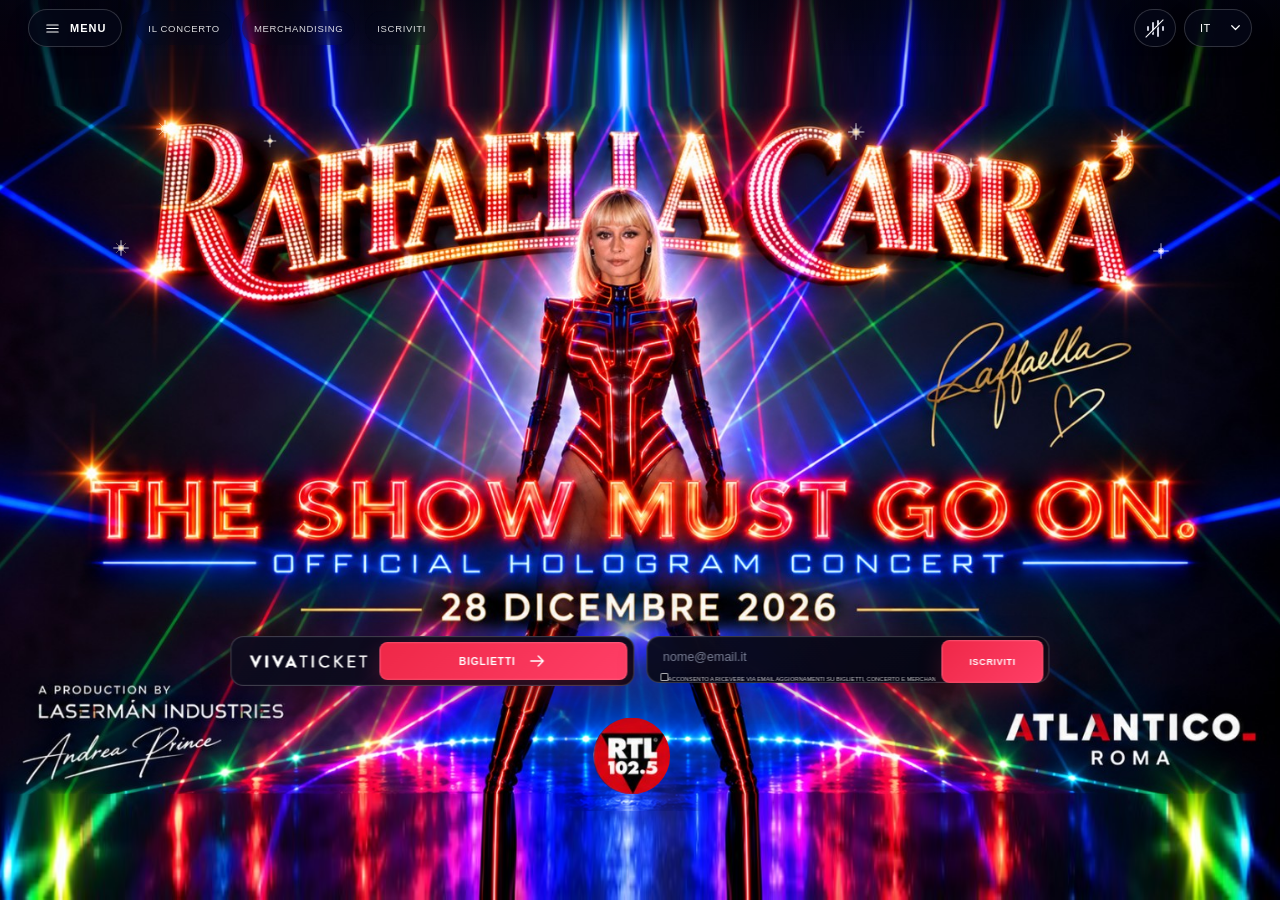
<file: index.html>
<!doctype html>
<html lang="it">
<head>
  <meta charset="UTF-8">
  <meta name="viewport" content="width=device-width, initial-scale=1, viewport-fit=cover, interactive-widget=resizes-content">
  <title>Raffaella Carrà — The Show Must Go On | Official Hologram Concert</title>
  <meta name="description" content="Raffaella Carrà. The Show Must Go On. Official Hologram Concert, 28 dicembre 2026, Atlantico Roma. Informazioni e biglietti.">
  <meta name="theme-color" content="#040511">
  <link rel="canonical" href="https://raffaellalivefromheaven.com/">
  <meta property="og:title" content="Raffaella Carrà — The Show Must Go On">
  <meta property="og:description" content="28 dicembre 2026 · Atlantico Roma · Official Hologram Concert">
  <meta property="og:image" content="https://raffaellalivefromheaven.com/poster-desktop.jpg">
  <meta property="og:type" content="website">
  <meta name="twitter:card" content="summary_large_image">
  <link rel="stylesheet" href="concert.css">
  <link rel="stylesheet" href="sparkles-elegant.css">
  <link rel="stylesheet" href="countdown-screen.css">
  <script>
    (function() {
      try {
        var target = new Date('2026-10-14T10:00:00+02:00').getTime();
        var now = Date.now();
        var p = new URLSearchParams(window.location.search);
        var preview = p.get('preview');
        if ((now >= target && preview !== 'gate') || preview === 'site') {
          document.documentElement.classList.add('countdown-expired');
        } else {
          document.documentElement.classList.add('countdown-active');
        }
      } catch(e) {}
    })();
  </script>
  <script src="site-config.js" defer></script>
  <script src="concert.js" defer></script>
</head>
<body class="gate-active">
  <!-- SCHERMO NERO CON TIMER AL CENTRO E FORM MAIL FINO AL 14 OTTOBRE ORE 10:00 -->
  <aside id="countdownScreen" class="countdown-screen" aria-label="Countdown all'apertura del sito">
    <div class="gate-stars" id="gateStars" aria-hidden="true"></div>
    <div class="gate-center-stack">
      <div class="gate-header">
        <span class="gate-eyebrow">OFFICIAL HOLOGRAM CONCERT</span>
        <h2 class="gate-title">RAFFAELLA CARRÀ</h2>
        <p class="gate-subtitle">THE SHOW MUST GO ON</p>
      </div>

      <!-- Timer al centro -->
      <div class="gate-timer" role="timer" aria-label="Tempo rimanente all'apertura del sito">
        <div class="gate-unit">
          <span class="gate-num" id="gateDays">00</span>
          <span class="gate-lbl" data-t="cdDays">GIORNI</span>
        </div>
        <span class="gate-sep" aria-hidden="true">:</span>
        <div class="gate-unit">
          <span class="gate-num" id="gateHours">00</span>
          <span class="gate-lbl" data-t="cdHours">ORE</span>
        </div>
        <span class="gate-sep" aria-hidden="true">:</span>
        <div class="gate-unit">
          <span class="gate-num" id="gateMins">00</span>
          <span class="gate-lbl" data-t="cdMins">MINUTI</span>
        </div>
        <span class="gate-sep" aria-hidden="true">:</span>
        <div class="gate-unit">
          <span class="gate-num" id="gateSecs">00</span>
          <span class="gate-lbl" data-t="cdSecs">SECONDI</span>
        </div>
      </div>

      <!-- Solo il form per inserire la mail -->
      <div class="gate-signup">
        <form id="gateSubscribeForm" class="gate-form" data-subscribe>
          <label for="gateEmail" class="gate-prompt" data-t="updatesPrompt">Inserisci la mail per rimanere aggiornato</label>
          <div class="gate-form-row">
            <input id="gateEmail" class="gate-input" name="email" type="email" required autocomplete="email" inputmode="email" placeholder="nome@email.it" aria-describedby="gateStatus" aria-label="La tua email">
            <button type="submit" class="gate-btn" data-t="join">Iscriviti</button>
          </div>
        </form>
        <p id="gateStatus" class="gate-status form-status" data-subscribe-status role="status" aria-live="polite"></p>
      </div>
    </div>
  </aside>

  <div id="stars-global" aria-hidden="true"></div>
  <main class="experience" aria-labelledby="event-title">
    <h1 id="event-title" class="sr-only">Raffaella Carrà — The Show Must Go On. Official Hologram Concert. 28 dicembre 2026, Atlantico Roma.</h1>
    <picture aria-hidden="true"><source media="(min-aspect-ratio: 1001/1000)" srcset="stage-background.jpg"><img class="scene-background" src="poster-exact.jpg" alt=""></picture>
    <div class="scene-shade" aria-hidden="true"></div>
    <div class="scene-lasers" aria-hidden="true"><i></i><i></i><i></i></div>
    <div class="poster-frame">
      <canvas class="poster-canvas" aria-hidden="true"></canvas>
      <picture>
        <source media="(min-aspect-ratio: 1001/1000)" srcset="poster-desktop.jpg">
        <img class="poster-art" src="poster-exact.jpg" width="864" height="1536" alt="Locandina originale: Raffaella Carrà, The Show Must Go On. Official Hologram Concert. 28 dicembre 2026, Atlantico Roma." fetchpriority="high">
      </picture>
      <div class="carra-sparkles" aria-hidden="true">
        <!-- Cluster dinamico di stelline e polvere d'oro attorno alla scritta RAFFAELLA CARRÀ -->
        <div id="carraLetterStars" style="position:absolute;inset:0;pointer-events:none;overflow:visible"></div>

        <!-- Micro-scintille a diamante sui vertici chiave delle lettere -->
        <span class="micro-glint glint--r-top" title="R">
          <svg viewBox="0 0 24 24" aria-hidden="true"><line x1="12" y1="1" x2="12" y2="23" stroke="#fff" stroke-width="1.2" stroke-linecap="round"/><line x1="1" y1="12" x2="23" y2="12" stroke="#fff" stroke-width="1.2" stroke-linecap="round"/><line x1="4.5" y1="4.5" x2="19.5" y2="19.5" stroke="#ffeaa7" stroke-width="0.8" stroke-opacity="0.85"/><line x1="19.5" y1="4.5" x2="4.5" y2="19.5" stroke="#ffeaa7" stroke-width="0.8" stroke-opacity="0.85"/><circle cx="12" cy="12" r="2.2" fill="#fff"/><circle cx="12" cy="12" r="4.5" fill="#ffd57a" opacity="0.6"/></svg>
        </span>
        <span class="micro-glint glint--r-bot" title="R">
          <svg viewBox="0 0 24 24" aria-hidden="true"><line x1="12" y1="1" x2="12" y2="23" stroke="#fff" stroke-width="1.1" stroke-linecap="round"/><line x1="1" y1="12" x2="23" y2="12" stroke="#fff" stroke-width="1.1" stroke-linecap="round"/><line x1="5" y1="5" x2="19" y2="19" stroke="#ffeaa7" stroke-width="0.7" stroke-opacity="0.8"/><line x1="19" y1="5" x2="5" y2="19" stroke="#ffeaa7" stroke-width="0.7" stroke-opacity="0.8"/><circle cx="12" cy="12" r="2" fill="#fff"/><circle cx="12" cy="12" r="4" fill="#ffd57a" opacity="0.5"/></svg>
        </span>
        <span class="micro-glint glint--a1-top" title="A">
          <svg viewBox="0 0 24 24" aria-hidden="true"><line x1="12" y1="2" x2="12" y2="22" stroke="#fff" stroke-width="1" stroke-linecap="round"/><line x1="2" y1="12" x2="22" y2="12" stroke="#fff" stroke-width="1" stroke-linecap="round"/><circle cx="12" cy="12" r="2" fill="#fff"/><circle cx="12" cy="12" r="4" fill="#ffd57a" opacity="0.5"/></svg>
        </span>
        <span class="micro-glint glint--f-top" title="F">
          <svg viewBox="0 0 24 24" aria-hidden="true"><line x1="12" y1="2" x2="12" y2="22" stroke="#fff" stroke-width="1.1" stroke-linecap="round"/><line x1="2" y1="12" x2="22" y2="12" stroke="#fff" stroke-width="1.1" stroke-linecap="round"/><circle cx="12" cy="12" r="2" fill="#fff"/><circle cx="12" cy="12" r="4" fill="#ffd57a" opacity="0.5"/></svg>
        </span>
        <span class="micro-glint glint--e-top" title="E">
          <svg viewBox="0 0 24 24" aria-hidden="true"><line x1="12" y1="2" x2="12" y2="22" stroke="#fff" stroke-width="1" stroke-linecap="round"/><line x1="2" y1="12" x2="22" y2="12" stroke="#fff" stroke-width="1" stroke-linecap="round"/><circle cx="12" cy="12" r="1.8" fill="#fff"/><circle cx="12" cy="12" r="3.5" fill="#ffd57a" opacity="0.5"/></svg>
        </span>
        <span class="micro-glint glint--ll-top" title="LL">
          <svg viewBox="0 0 24 24" aria-hidden="true"><line x1="12" y1="2" x2="12" y2="22" stroke="#fff" stroke-width="1" stroke-linecap="round"/><line x1="2" y1="12" x2="22" y2="12" stroke="#fff" stroke-width="1" stroke-linecap="round"/><circle cx="12" cy="12" r="1.8" fill="#fff"/><circle cx="12" cy="12" r="3.5" fill="#ffd57a" opacity="0.5"/></svg>
        </span>
        <span class="micro-glint glint--c-apex" title="C">
          <svg viewBox="0 0 24 24" aria-hidden="true"><line x1="12" y1="1" x2="12" y2="23" stroke="#fff" stroke-width="1.2" stroke-linecap="round"/><line x1="1" y1="12" x2="23" y2="12" stroke="#fff" stroke-width="1.2" stroke-linecap="round"/><line x1="4.5" y1="4.5" x2="19.5" y2="19.5" stroke="#ffeaa7" stroke-width="0.8" stroke-opacity="0.85"/><line x1="19.5" y1="4.5" x2="4.5" y2="19.5" stroke="#ffeaa7" stroke-width="0.8" stroke-opacity="0.85"/><circle cx="12" cy="12" r="2.2" fill="#fff"/><circle cx="12" cy="12" r="4.5" fill="#ffd57a" opacity="0.6"/></svg>
        </span>
        <span class="micro-glint glint--c-bot" title="C">
          <svg viewBox="0 0 24 24" aria-hidden="true"><line x1="12" y1="2" x2="12" y2="22" stroke="#fff" stroke-width="1.1" stroke-linecap="round"/><line x1="2" y1="12" x2="22" y2="12" stroke="#fff" stroke-width="1.1" stroke-linecap="round"/><circle cx="12" cy="12" r="2" fill="#fff"/><circle cx="12" cy="12" r="4" fill="#ffd57a" opacity="0.5"/></svg>
        </span>
        <span class="micro-glint glint--a2-top" title="A">
          <svg viewBox="0 0 24 24" aria-hidden="true"><line x1="12" y1="2" x2="12" y2="22" stroke="#fff" stroke-width="1.1" stroke-linecap="round"/><line x1="2" y1="12" x2="22" y2="12" stroke="#fff" stroke-width="1.1" stroke-linecap="round"/><circle cx="12" cy="12" r="2" fill="#fff"/><circle cx="12" cy="12" r="4" fill="#ffd57a" opacity="0.5"/></svg>
        </span>
        <span class="micro-glint glint--accent" title="Accento À">
          <svg viewBox="0 0 24 24" aria-hidden="true"><line x1="12" y1="0" x2="12" y2="24" stroke="#fff" stroke-width="1.4" stroke-linecap="round"/><line x1="0" y1="12" x2="24" y2="12" stroke="#fff" stroke-width="1.4" stroke-linecap="round"/><line x1="4" y1="4" x2="20" y2="20" stroke="#fff" stroke-width="0.9" stroke-opacity="0.9"/><line x1="20" y1="4" x2="4" y2="20" stroke="#fff" stroke-width="0.9" stroke-opacity="0.9"/><circle cx="12" cy="12" r="2.8" fill="#fff"/><circle cx="12" cy="12" r="5.5" fill="#ffe699" opacity="0.75"/></svg>
        </span>
        <span class="micro-glint glint--a-foot" title="À">
          <svg viewBox="0 0 24 24" aria-hidden="true"><line x1="12" y1="1" x2="12" y2="23" stroke="#fff" stroke-width="1.1" stroke-linecap="round"/><line x1="1" y1="12" x2="23" y2="12" stroke="#fff" stroke-width="1.1" stroke-linecap="round"/><circle cx="12" cy="12" r="2" fill="#fff"/><circle cx="12" cy="12" r="4" fill="#ffd57a" opacity="0.5"/></svg>
        </span>
      </div>
    </div>
  </main>

  <header class="controls">
    <div class="header-navigation">
      <button class="quiet-button menu-button" id="menuButton" type="button" data-open="menuDialog" aria-haspopup="dialog" aria-controls="menuDialog" aria-expanded="false"><svg viewBox="0 0 24 24" aria-hidden="true"><path d="M4 7h16M4 12h16M4 17h16"/></svg><span data-t="menu">Menu</span></button>
      <nav class="desktop-navigation" aria-label="Navigazione principale"><button type="button" data-open="infoDialog" data-t="info">Il concerto</button><button type="button" data-open="merchDialog" data-t="merch">Merchandising</button><button type="button" data-open="newsletterDialog" data-t="join">Iscriviti</button></nav>
    </div>
    <div class="tools">
      <button id="audioButton" class="icon-button" type="button" aria-label="Attiva la musica" aria-pressed="false" title="Attiva la musica">
        <span class="equalizer" aria-hidden="true"><i></i><i></i><i></i><i></i></span>
      </button>
      <label class="language-control">
        <span class="sr-only" data-t="language">Lingua</span>
        <select id="language" aria-label="Lingua"><option value="it">IT</option><option value="en">EN</option><option value="es">ES</option><option value="pt">PT</option><option value="de">DE</option><option value="fr">FR</option></select>
        <svg viewBox="0 0 12 8" aria-hidden="true"><path d="m1 1 5 5 5-5"/></svg>
      </label>
    </div>
  </header>

  <footer class="action-dock">
    <button class="ticket-button" id="ticketButton" type="button" data-open="ticketDialog">
      <img src="vivaticket.png" width="1285" height="144" alt="Vivaticket">
      <span class="ticket-label"><span data-t="tickets">Biglietti</span><svg viewBox="0 0 24 24" aria-hidden="true"><path d="M4 12h15m-6-6 6 6-6 6"/></svg></span>
    </button>
    <div class="home-signup">
      <form id="homeSubscribeForm" data-subscribe>
        <label for="homeEmail" data-t="updatesPrompt">Inserisci la mail per rimanere aggiornato</label>
        <div class="email-row"><input id="homeEmail" name="email" type="email" required autocomplete="email" inputmode="email" placeholder="nome@email.it" aria-describedby="homeStatus" aria-label="La tua email"><button type="submit" data-t="join">Iscriviti</button></div>
      </form>
      <p id="homeStatus" class="form-status" data-subscribe-status role="status" aria-live="polite"></p>
    </div>
    <span class="audio-status sr-only" id="audioStatus" role="status" aria-live="polite"></span>
  </footer>

  <dialog id="menuDialog" class="panel menu-panel" aria-labelledby="menuTitle">
    <button class="close-button" type="button" data-close aria-label="Chiudi"><svg viewBox="0 0 24 24" aria-hidden="true"><path d="m6 6 12 12M18 6 6 18"/></svg></button>
    <span class="eyebrow">THE SHOW MUST GO ON.</span><h2 id="menuTitle" data-t="menu">Menu</h2>
    <nav class="menu-links" aria-label="Navigazione principale">
      <button type="button" data-close><span data-t="home">Home</span><span aria-hidden="true">↗</span></button>
      <button type="button" data-open="infoDialog"><span data-t="info">Il concerto</span><span aria-hidden="true">↗</span></button>
      <button type="button" data-open="ticketDialog"><span data-t="tickets">Biglietti</span><span aria-hidden="true">↗</span></button>
      <button type="button" data-open="merchDialog"><span data-t="merch">Merchandising</span><small data-t="soon">In arrivo</small></button>
      <button type="button" data-open="newsletterDialog"><span data-t="updates">Ricevi gli aggiornamenti</span><span aria-hidden="true">↗</span></button>
    </nav>
  </dialog>
  <dialog id="merchDialog" class="panel" aria-labelledby="merchTitle">
    <button class="close-button" type="button" data-close aria-label="Chiudi"><svg viewBox="0 0 24 24" aria-hidden="true"><path d="m6 6 12 12M18 6 6 18"/></svg></button>
    <span class="eyebrow">OFFICIAL STORE</span><h2 id="merchTitle" data-t="merch">Merchandising</h2>
    <div class="coming-soon" data-t="soon">In arrivo</div>
    <p class="panel-intro" data-t="merchIntro">La collezione dedicata a “The Show Must Go On” è in arrivo. Iscriviti per ricevere le novità e scoprire il lancio dello store.</p>
    <button class="primary-button" type="button" data-open="newsletterDialog" data-t="launchNotify">Avvisami al lancio</button>
  </dialog>
  <dialog id="newsletterDialog" class="panel" aria-labelledby="newsletterTitle">
    <button class="close-button" type="button" data-close aria-label="Chiudi"><svg viewBox="0 0 24 24" aria-hidden="true"><path d="m6 6 12 12M18 6 6 18"/></svg></button>
    <span class="eyebrow">THE SHOW MUST GO ON.</span><h2 id="newsletterTitle" data-t="updates">Ricevi gli aggiornamenti</h2>
    <p class="panel-intro" data-t="updatesIntro">Biglietti, concerto e merchandising. Le novità direttamente nella tua email.</p>
    <form id="updatesForm" data-subscribe><label for="updatesEmail" data-t="email">La tua email</label><div class="email-row"><input id="updatesEmail" name="email" type="email" required autocomplete="email" inputmode="email" placeholder="nome@email.it" aria-describedby="updatesStatus"><button type="submit" data-t="join">Iscriviti</button></div><p class="fine-print" data-t="finePrint">Solo aggiornamenti sul concerto. Per cancellarti, rispondi a una nostra email con “CANCELLAMI”.</p></form>
    <p id="updatesStatus" class="form-status" data-subscribe-status role="status" aria-live="polite"></p>
  </dialog>
  <dialog id="infoDialog" class="panel" aria-labelledby="infoTitle">
    <button class="close-button" type="button" data-close aria-label="Chiudi"><svg viewBox="0 0 24 24" aria-hidden="true"><path d="m6 6 12 12M18 6 6 18"/></svg></button>
    <span class="eyebrow">OFFICIAL HOLOGRAM CONCERT</span>
    <h2 id="infoTitle">The Show Must Go On.</h2>
    <p class="panel-intro" data-t="intro">Una notte con l’icona dello spettacolo italiano.</p>
    <dl class="event-details"><div><dt data-t="when">Quando</dt><dd data-t="date">28 dicembre 2026</dd></div><div><dt data-t="where">Dove</dt><dd>Atlantico · Roma</dd></div></dl>
    <div class="detail-links">
      <a href="https://www.google.com/maps/search/?api=1&amp;query=Atlantico+Live+Roma" target="_blank" rel="noopener noreferrer" data-t="directions">Come arrivare ↗</a>
      <button id="calendarButton" type="button" data-t="calendar">Aggiungi al calendario ↗</button>
      <a href="poster-mobile.jpg" download="Raffaella_Carra_Locandina.jpg" data-t="poster">Scarica la locandina ↓</a>
    </div>
    <button class="primary-button" type="button" data-open="ticketDialog" data-t="ticketInfo">Biglietti e aggiornamenti</button>
  </dialog>

  <dialog id="ticketDialog" class="panel" aria-labelledby="ticketTitle">
    <button class="close-button" type="button" data-close aria-label="Chiudi"><svg viewBox="0 0 24 24" aria-hidden="true"><path d="m6 6 12 12M18 6 6 18"/></svg></button>
    <img class="panel-brand" src="vivaticket.png" width="1285" height="144" alt="Vivaticket">
    <h2 id="ticketTitle" data-t="ticketTitle">Ci vediamo sotto il palco.</h2>
    <p class="panel-intro" data-t="ticketIntro">Lascia la tua email per ricevere le novità sui biglietti e sul concerto.</p>
    <a id="purchaseLink" class="primary-button" hidden target="_blank" rel="noopener noreferrer" data-t="buy">Acquista su Vivaticket ↗</a>
    <form id="subscribeForm" data-subscribe>
      <label for="email" data-t="email">La tua email</label>
      <div class="email-row"><input id="email" name="email" type="email" required autocomplete="email" inputmode="email" placeholder="nome@email.it" aria-describedby="formStatus"><button type="submit" data-t="notify">Avvisami</button></div>
      <p class="fine-print" data-t="finePrint">Solo aggiornamenti sul concerto. Per cancellarti, rispondi a una nostra email con “CANCELLAMI”.</p>
    </form>
    <p id="formStatus" class="form-status" data-subscribe-status role="status" aria-live="polite"></p>
  </dialog>
  <noscript><style>.ticket-button,.info-button,.tools{display:none}</style><p class="noscript-note">28 dicembre 2026 · Atlantico Roma. Attiva JavaScript per informazioni e iscrizione.</p></noscript>
</body>
</html>
</file>
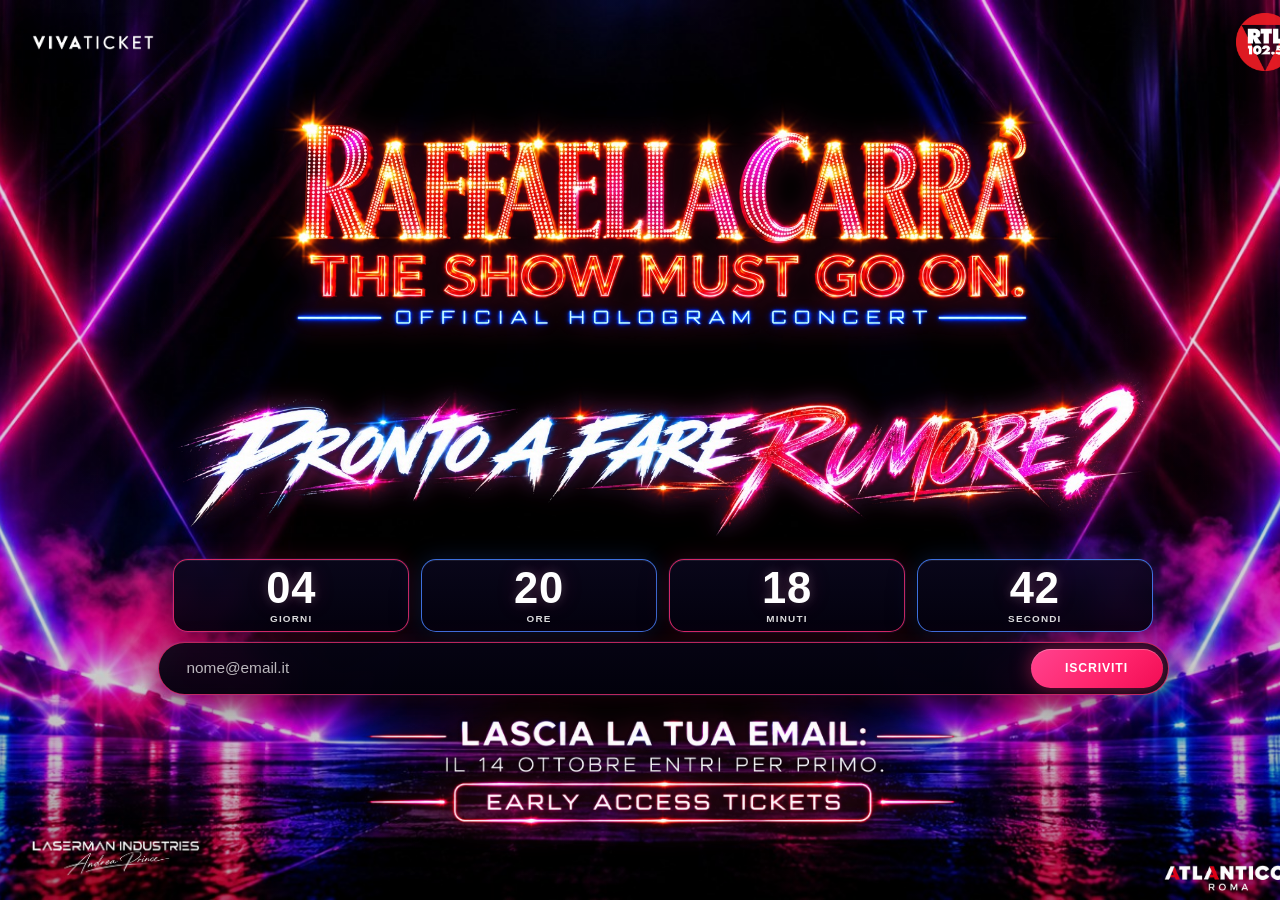
<file: preview.html>
<!doctype html><html><head><meta charset='utf-8'><meta name='viewport' content='width=device-width,initial-scale=1,viewport-fit=cover'><link rel='stylesheet' href='countdown-screen.css'><style>html,body{margin:0;background:#000;font-family:Arial,sans-serif}</style></head><body class='gate-active'><aside id='countdownScreen'><div class='gate-stars'></div><div class='gate-center-stack'><div class='gate-header'><span class='gate-eyebrow'>OFFICIAL HOLOGRAM CONCERT</span><h2 class='gate-title'>RAFFAELLA CARRÀ</h2><p class='gate-subtitle'>THE SHOW MUST GO ON</p></div><div class='gate-timer'><div class='gate-unit'><span class='gate-num'>04</span><span class='gate-lbl'>GIORNI</span></div><span class='gate-sep'>:</span><div class='gate-unit'><span class='gate-num'>20</span><span class='gate-lbl'>ORE</span></div><span class='gate-sep'>:</span><div class='gate-unit'><span class='gate-num'>18</span><span class='gate-lbl'>MINUTI</span></div><span class='gate-sep'>:</span><div class='gate-unit'><span class='gate-num'>42</span><span class='gate-lbl'>SECONDI</span></div></div><div class='gate-signup'><form class='gate-form'><label class='gate-prompt'>Inserisci la mail</label><div class='gate-form-row'><input class='gate-input' placeholder='nome@email.it'><button class='gate-btn'>ISCRIVITI</button></div></form><p class='gate-status'></p></div></div></aside></body></html>
</file>
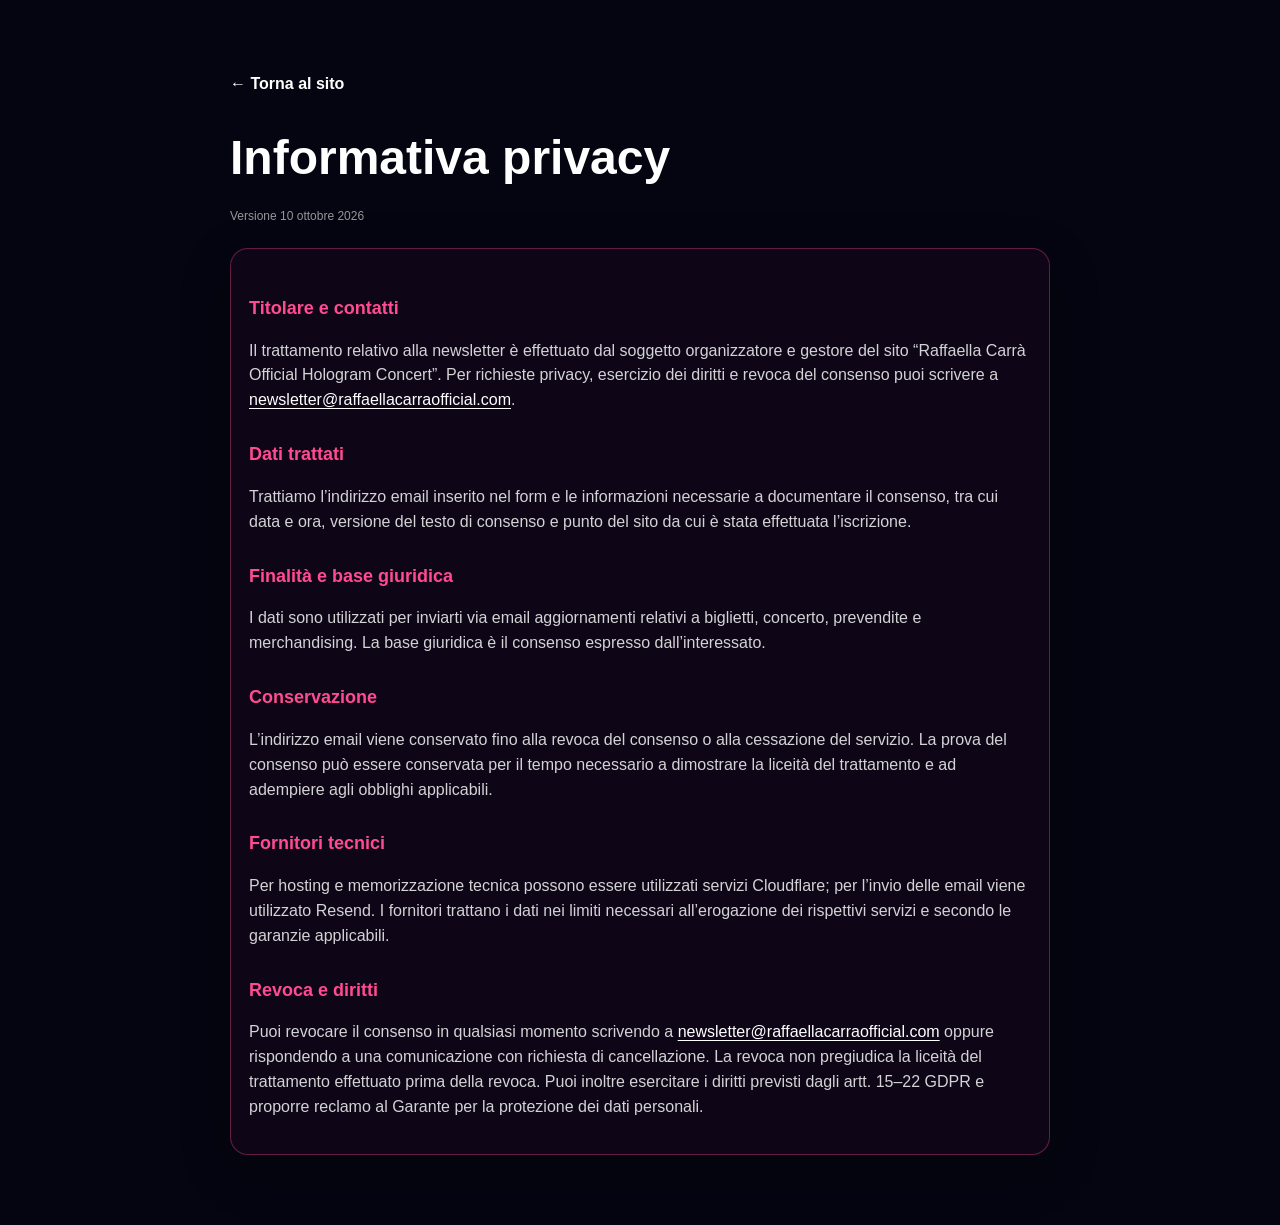
<file: privacy.html>
<!doctype html>
<html lang="it">
<head>
  <meta charset="utf-8">
  <meta name="viewport" content="width=device-width,initial-scale=1,viewport-fit=cover">
  <meta name="theme-color" content="#050511">
  <title>Informativa privacy — Raffaella Carrà Official Hologram Concert</title>
  <style>
    :root{color-scheme:dark}
    *{box-sizing:border-box}
    body{margin:0;background:#050511;color:#fff;font-family:Arial,Helvetica,sans-serif;line-height:1.55}
    .wrap{max-width:860px;margin:0 auto;padding:clamp(28px,6vw,72px) 20px 70px}
    h1{font-size:clamp(28px,5vw,48px);margin:0 0 8px}
    h2{font-size:18px;margin:28px 0 8px;color:#ff4b91}
    p,li{color:rgba(255,255,255,.82)}
    a{color:#fff;text-underline-offset:3px}
    .card{margin-top:22px;padding:18px;border:1px solid rgba(255,70,145,.36);border-radius:18px;background:rgba(18,7,27,.72);box-shadow:0 16px 48px rgba(0,0,0,.28)}
    .back{display:inline-block;margin-bottom:24px;text-decoration:none;font-weight:700}
    .small{font-size:12px;color:rgba(255,255,255,.58)}
  </style>
</head>
<body>
  <main class="wrap">
    <a class="back" href="./">← Torna al sito</a>
    <h1>Informativa privacy</h1>
    <p class="small">Versione 10 ottobre 2026</p>

    <div class="card">
      <h2>Titolare e contatti</h2>
      <p>Il trattamento relativo alla newsletter è effettuato dal soggetto organizzatore e gestore del sito “Raffaella Carrà Official Hologram Concert”. Per richieste privacy, esercizio dei diritti e revoca del consenso puoi scrivere a <a href="mailto:newsletter@raffaellacarraofficial.com">newsletter@raffaellacarraofficial.com</a>.</p>

      <h2>Dati trattati</h2>
      <p>Trattiamo l’indirizzo email inserito nel form e le informazioni necessarie a documentare il consenso, tra cui data e ora, versione del testo di consenso e punto del sito da cui è stata effettuata l’iscrizione.</p>

      <h2>Finalità e base giuridica</h2>
      <p>I dati sono utilizzati per inviarti via email aggiornamenti relativi a biglietti, concerto, prevendite e merchandising. La base giuridica è il consenso espresso dall’interessato.</p>

      <h2>Conservazione</h2>
      <p>L’indirizzo email viene conservato fino alla revoca del consenso o alla cessazione del servizio. La prova del consenso può essere conservata per il tempo necessario a dimostrare la liceità del trattamento e ad adempiere agli obblighi applicabili.</p>

      <h2>Fornitori tecnici</h2>
      <p>Per hosting e memorizzazione tecnica possono essere utilizzati servizi Cloudflare; per l’invio delle email viene utilizzato Resend. I fornitori trattano i dati nei limiti necessari all’erogazione dei rispettivi servizi e secondo le garanzie applicabili.</p>

      <h2>Revoca e diritti</h2>
      <p>Puoi revocare il consenso in qualsiasi momento scrivendo a <a href="mailto:newsletter@raffaellacarraofficial.com">newsletter@raffaellacarraofficial.com</a> oppure rispondendo a una comunicazione con richiesta di cancellazione. La revoca non pregiudica la liceità del trattamento effettuato prima della revoca. Puoi inoltre esercitare i diritti previsti dagli artt. 15–22 GDPR e proporre reclamo al Garante per la protezione dei dati personali.</p>
    </div>
  </main>
</body>
</html>
</file>
<file: concert.css>
:root{color-scheme:dark;--ink:#040511;--cream:#fff1d8;--red:#ed2545;--muted:#b9bbca;--top:64px;--bottom:90px;font-family:Arial,Helvetica,sans-serif}
*{box-sizing:border-box}html,body{margin:0;width:100%;height:100%;overflow:hidden;overscroll-behavior:none;background:var(--ink);color:#fff}body{height:100vh;height:100dvh}button,input,select{font:inherit}button,a,select{-webkit-tap-highlight-color:transparent}button{cursor:pointer}a{color:inherit}button,select{touch-action:manipulation}button svg,svg{fill:none;stroke:currentColor;stroke-width:1.6;stroke-linecap:round;stroke-linejoin:round}button{color:inherit}button:focus-visible,a:focus-visible,select:focus-visible,input:focus-visible{outline:2px solid #ffe3a7;outline-offset:5px}button:disabled{opacity:.65;cursor:wait}[hidden]{display:none!important}.sr-only{position:absolute;width:1px;height:1px;overflow:hidden;clip-path:inset(50%);white-space:nowrap}
/* The scene is composed of independent original artwork layers. */
.experience{position:fixed;inset:0;overflow:hidden;isolation:isolate;--px:0px;--py:0px}
.scene-background{position:absolute;inset:0;width:100%;height:100%;object-fit:cover;opacity:.69;transform:scale(1.025) translate(calc(var(--px) * -.65),calc(var(--py) * -.65));transition:transform .7s ease-out;z-index:-5}
.scene-shade{position:absolute;inset:0;z-index:-4;background:linear-gradient(180deg,#030410bd 0%,#06061c33 35%,#03030e66 65%,#03030dec 100%),radial-gradient(ellipse at 50% 38%,transparent 15%,#02020c66 85%);pointer-events:none}
.scene-art{position:absolute;inset:0;pointer-events:none}
.stage-marquee{position:absolute;top:7%;left:50%;width:min(80vw,1100px,130vh);transform:translateX(-50%);animation:layer-enter 1s ease-out both}
.stage-marquee img{display:block;width:100%;height:auto;transform:translate(calc(var(--px) * -.3),calc(var(--py) * -.3));transition:transform .7s ease-out;filter:drop-shadow(0 4px 14px #0009)}
.character-layer{position:absolute;top:27%;left:50%;height:57%;aspect-ratio:362/484;transform:translateX(-50%);animation:character-enter 1.2s .1s both}
.stage-character{display:block;width:100%;height:100%;object-fit:contain;transform:translate(var(--px),var(--py));transition:transform .7s ease-out}
.stage-signature{position:absolute;right:10%;top:38%;width:min(17vw,235px);height:auto;opacity:.9;transform:rotate(-4deg);animation:layer-enter 1.5s .25s both}
.show-copy{position:absolute;left:50%;bottom:20%;transform:translateX(-50%);width:min(86vw,1230px);display:flex;flex-direction:column;align-items:center;gap:12px;animation:copy-enter 1.2s .15s both}
.show-title{display:block;width:100%;height:auto;filter:drop-shadow(0 0 5px #ff262e66)}
.show-subtitle{display:block;width:78%;height:auto;filter:drop-shadow(0 0 4px #2359ff88)}
.show-date{display:flex;align-items:center;justify-content:center;gap:24px;width:68%;margin-top:9px}.show-date img{width:clamp(235px,26vw,390px);height:auto}.show-date span{height:1px;flex:1;background:linear-gradient(90deg,transparent,#d2b479)}.show-date span:last-child{transform:rotate(180deg)}
.scene-partners{position:absolute;inset:auto 5% 22px;display:flex;align-items:flex-end;justify-content:space-between;gap:15px;height:68px;animation:layer-enter 1.4s .3s both}.production-mark{width:190px;height:68px;object-fit:contain;object-position:left bottom}.radio-partner{position:absolute;left:50%;bottom:0;transform:translateX(-50%);display:flex;flex-direction:column;align-items:center;gap:7px}.radio-partner span{font-size:8px;letter-spacing:.11em;color:#d2d3e0}.radio-partner img{width:48px;height:48px;object-fit:contain}.venue-mark{width:175px;display:flex;flex-direction:column;align-items:center;gap:7px}.venue-mark img{width:100%;height:auto}.venue-mark span{font-size:11px;letter-spacing:.48em;padding-left:.48em}
.scene-lasers{position:absolute;inset:0;z-index:-3;overflow:hidden;pointer-events:none;opacity:.45}.scene-lasers i{position:absolute;left:50%;bottom:8%;width:1px;height:125%;transform-origin:bottom;background:linear-gradient(transparent,#ff366880,transparent);box-shadow:0 0 8px #ff195855;animation:laser-sweep 14s ease-in-out infinite alternate}.scene-lasers i:nth-child(2){background:linear-gradient(transparent,#3577ff80,transparent);box-shadow:0 0 8px #2767ff55;animation-delay:-7s;animation-duration:18s}.scene-lasers i:nth-child(3){left:35%;background:linear-gradient(transparent,#d156ee66,transparent);animation-delay:-11s;animation-duration:20s}
@keyframes laser-sweep{from{rotate:-42deg;opacity:.2}to{rotate:40deg;opacity:.75}}
@keyframes layer-enter{from{opacity:0}to{opacity:1}}
@keyframes character-enter{from{opacity:0;translate:0 12px}to{opacity:1;translate:0 0}}
@keyframes copy-enter{from{opacity:0;translate:0 8px}to{opacity:1;translate:0 0}}
.controls{position:fixed;z-index:5;top:env(safe-area-inset-top);left:0;right:0;height:var(--top);padding:0 clamp(16px,3vw,44px);display:flex;align-items:center;justify-content:space-between}.quiet-button,.icon-button{border:1px solid #ffffff20;background:#080b1dc4;backdrop-filter:blur(12px);border-radius:50px;min-height:42px;transition:background .2s,border-color .2s}.quiet-button{display:flex;align-items:center;gap:9px;padding:0 15px;font-size:11px;font-weight:600;letter-spacing:.09em;text-transform:uppercase}.quiet-button svg{width:17px;height:17px}.quiet-button:hover,.icon-button:hover{background:#18203acd;border-color:#ffffff5c}.tools{display:flex;align-items:center;gap:8px}.icon-button{width:42px;display:grid;place-items:center}.equalizer{height:17px;display:flex;align-items:center;gap:3px;position:relative}.equalizer i{display:block;width:2px;height:5px;background:#cbcdda;border-radius:2px}.equalizer i:nth-child(2){height:13px}.equalizer i:nth-child(3){height:17px}.equalizer:after{content:"";position:absolute;width:25px;height:1px;background:#fff;transform:rotate(-45deg);left:-5px;box-shadow:0 1px 0 #080b1d}.icon-button[aria-pressed=true] .equalizer:after{display:none}.icon-button[aria-pressed=true] .equalizer i{background:#ffe2a8;animation:equalize .85s ease-in-out infinite alternate}.equalizer i:nth-child(2){animation-delay:-.3s!important}.equalizer i:nth-child(3){animation-delay:-.65s!important}.equalizer i:nth-child(4){animation-delay:-.18s!important}.language-control{position:relative;display:flex;align-items:center}.language-control select{appearance:none;background:#080b1dc4;border:1px solid #ffffff20;border-radius:30px;color:#fff;height:42px;width:68px;padding:0 26px 0 15px;font-size:11px;letter-spacing:.05em;cursor:pointer}.language-control svg{position:absolute;right:12px;width:9px;height:6px;pointer-events:none}
.action-dock{position:fixed;bottom:env(safe-area-inset-bottom);left:0;right:0;height:var(--bottom);z-index:5;display:flex;align-items:center;justify-content:center;padding:10px 20px 20px}.ticket-button{display:flex;align-items:center;justify-content:center;gap:24px;min-width:310px;max-width:100%;height:58px;padding:7px 8px 7px 24px;border:1px solid #ff5c7460;border-radius:12px;background:linear-gradient(135deg,#16162de8,#090b1bef);box-shadow:0 4px 30px #ed25451c,0 0 0 1px #ffffff08 inset;backdrop-filter:blur(14px);transition:transform .2s,box-shadow .2s,border-color .2s;animation:button-arrive 1s .25s both}.ticket-button>img{width:122px;height:auto}.ticket-label{display:flex;align-items:center;justify-content:center;gap:18px;align-self:stretch;min-width:138px;padding:0 21px;background:var(--red);border-radius:6px;font-size:12px;font-weight:700;letter-spacing:.055em;text-transform:uppercase}.ticket-label svg{width:19px;height:19px;transition:transform .2s}.ticket-button:hover{transform:translateY(-2px);border-color:#ff8192;box-shadow:0 5px 36px #ed254548}.ticket-button:hover svg{transform:translateX(3px)}.ticket-button:active{transform:translateY(0)}
.edge-light{position:absolute;width:45vw;height:70vh;pointer-events:none;z-index:-1;opacity:.24;filter:blur(25px);animation:light-breathe 9s ease-in-out infinite alternate}.edge-light--pink{left:-35vw;top:0;background:radial-gradient(ellipse,#d40d4c,transparent 70%)}.edge-light--blue{right:-35vw;bottom:0;background:radial-gradient(ellipse,#2356e7,transparent 70%);animation-delay:-4s}
.panel{width:min(480px,calc(100% - 28px));max-height:calc(100vh - 32px);max-height:calc(100dvh - 32px);margin:auto;padding:40px 32px 30px;border:1px solid #ffffff26;border-top-color:#dabe8170;border-radius:18px;background:linear-gradient(145deg,#151629,#080b18);color:#fff;box-shadow:0 25px 90px #000b;overflow-y:auto;overscroll-behavior:contain}.panel[open]{animation:panel-in .22s ease-out}.panel::backdrop{background:#020311c9;backdrop-filter:blur(10px)}.close-button{position:absolute;top:12px;right:12px;display:grid;place-items:center;width:36px;height:36px;padding:8px;border:1px solid #ffffff20;background:#ffffff06;border-radius:50%}.close-button svg{width:19px;height:19px}.eyebrow{font-size:9px;letter-spacing:.17em;color:#e1c58f}.panel h2{font-size:29px;line-height:1.13;letter-spacing:-.035em;margin:22px 0 12px}.panel-intro{font-size:14px;line-height:1.6;color:var(--muted);margin:0 0 22px}.panel-brand{display:block;width:140px;height:auto;margin:4px 0 30px}.event-details{display:flex;gap:30px;margin:25px 0;padding:20px 0;border-top:1px solid #ffffff14;border-bottom:1px solid #ffffff14}.event-details dt{font-size:10px;text-transform:uppercase;letter-spacing:.13em;color:var(--muted);margin-bottom:8px}.event-details dd{margin:0;font-size:14px;font-weight:600}.detail-links{display:grid;gap:4px;margin-bottom:24px}.detail-links>a,.detail-links>button{display:block;text-decoration:none;text-align:left;border:0;background:none;padding:9px 0;font-size:12px;color:var(--cream)}.primary-button{display:flex;align-items:center;justify-content:center;min-height:47px;padding:13px 18px;border:0;border-radius:7px;background:var(--red);text-decoration:none;text-align:center;font-size:12px;font-weight:700;width:100%}.primary-button:hover,.email-row button:hover{background:#fc3656}#purchaseLink{margin-bottom:24px}form label{display:block;font-size:12px;margin-bottom:9px}.email-row{display:flex;gap:6px;padding:5px;border:1px solid #ffffff28;border-radius:9px;background:#030614}.email-row:focus-within{border-color:#e3c17c}.email-row input{width:0;flex:1;min-width:0;padding:11px 9px;background:transparent;border:0;color:#fff;outline:none;font-size:16px}.email-row input::placeholder{color:#797f94}.email-row button{padding:0 17px;min-height:44px;border:0;border-radius:5px;background:var(--red);font-size:12px;font-weight:700}.fine-print{font-size:10px;line-height:1.7;color:#999db1;margin:13px 0 0}.form-status{font-size:13px;line-height:1.5;margin:15px 0 0;color:var(--cream)}.form-status:empty{display:none}.noscript-note{position:fixed;bottom:10px;text-align:center;width:100%;font-size:12px}
@keyframes reveal{from{opacity:0;transform:translateY(6px) scale(.994)}to{opacity:1;transform:none}}@keyframes button-arrive{from{opacity:0;translate:0 8px}to{opacity:1;translate:0 0}}@keyframes light-breathe{from{opacity:.12;transform:translateY(-3%)}to{opacity:.32;transform:translateY(3%)}}@keyframes equalize{from{transform:scaleY(.3)}to{transform:scaleY(1)}}@keyframes panel-in{from{opacity:0;transform:translateY(8px)}to{opacity:1;transform:none}}
@media(max-aspect-ratio:1/1){:root{--top:58px;--bottom:88px}.stage{left:0;right:0}.controls{padding:0 14px}.ambient{opacity:.18}.ticket-button{height:54px;gap:17px;min-width:292px;padding-left:18px}.ticket-button>img{width:112px}.ticket-label{min-width:132px;padding:0 17px}.action-dock{padding-bottom:14px}.panel{padding:42px 24px 26px}.edge-light{width:70vw}.quiet-button{font-size:10px;padding:0 12px}}
@media(max-height:580px) and (min-aspect-ratio:1/1){:root{--top:48px;--bottom:62px}.controls{padding:0 15px}.stage{inset:calc(var(--top) + env(safe-area-inset-top)) 0 calc(var(--bottom) + env(safe-area-inset-bottom))}.quiet-button,.icon-button,.language-control select{min-height:36px;height:36px}.ticket-button{height:46px;min-width:270px;gap:16px;padding:5px 6px 5px 17px}.ticket-button>img{width:105px}.ticket-label{font-size:10px;min-width:116px;padding:0 15px}.action-dock{padding:5px 12px 9px}}
@media(prefers-reduced-motion:reduce){*,*:before,*:after{animation:none!important;transition:none!important;scroll-behavior:auto!important}}
body.is-hidden .edge-light,body.is-hidden .equalizer i{animation-play-state:paused}

/* Controls are placed inside the scene, not in bars around an image. */
.action-dock{bottom:10.5%;height:62px;padding:0 16px;background:none}
.controls{background:linear-gradient(#03041180,transparent)}
@media(max-aspect-ratio:1/1){
 .scene-background{object-position:50% 50%;opacity:.75}.stage-marquee{top:9.5%;width:95vw}.character-layer{top:22%;height:48%}.stage-signature{display:none}
 .show-copy{bottom:26%;width:96vw;gap:9px}.show-subtitle{width:88%}.show-date{width:85%;gap:13px;margin-top:7px}.show-date img{width:61vw;max-width:285px}
 .action-dock{bottom:15.3%;height:56px;padding:0 12px}.scene-partners{left:5%;right:5%;bottom:3.5%;height:54px}.production-mark{width:108px;height:42px}.venue-mark{width:103px;gap:5px}.venue-mark span{font-size:8px}.radio-partner img{width:37px;height:37px}.radio-partner span{font-size:5.5px;letter-spacing:.05em;white-space:nowrap}
}
@media(max-height:650px) and (max-aspect-ratio:1/1){
 .stage-marquee{top:10.5%;width:91vw}.character-layer{top:25%;height:44%}.show-copy{bottom:25%;gap:6px}.show-date{margin-top:4px}.show-date img{width:60vw}.action-dock{bottom:12.2%;height:46px}.ticket-button{height:46px;min-width:270px;gap:13px}.ticket-button>img{width:105px}.ticket-label{min-width:115px;padding:0 13px}.scene-partners{bottom:2%;height:38px}.production-mark{width:90px;height:34px}.venue-mark{width:91px}.radio-partner img{width:29px;height:29px}.radio-partner{gap:4px}.radio-partner span{font-size:5px}
}
@media(max-height:580px) and (min-aspect-ratio:1/1){
 .stage-marquee{top:10%;width:110vh}.character-layer{top:28%;height:57%}.stage-signature{right:9%;top:36%;width:16vw}
 .show-copy{bottom:24%;width:min(78vw,170vh);gap:5px}.show-subtitle{width:74%}.show-date{margin-top:3px;width:65%;gap:12px}.show-date img{width:46vh;min-width:155px}
 .action-dock{bottom:10%;height:42px;padding:0}.ticket-button{height:40px}.scene-partners{bottom:7px;left:4%;right:4%;height:37px}.production-mark{width:110px;height:40px}.venue-mark{width:110px;gap:3px}.venue-mark span{font-size:7px}.radio-partner img{width:26px;height:26px}.radio-partner span{font-size:5px}.radio-partner{gap:3px}
}
@media(prefers-reduced-motion:reduce){.scene-background,.stage-marquee img,.stage-character{transform:none!important}.scene-lasers{display:none}}
body.is-hidden .scene-lasers i{animation-play-state:paused}
/* Respect the camera cutout and home indicator on edge-to-edge phones. */
.experience{inset:env(safe-area-inset-top) env(safe-area-inset-right) env(safe-area-inset-bottom) env(safe-area-inset-left)}
.action-dock{bottom:calc(10.5% + env(safe-area-inset-bottom))}
@media(max-aspect-ratio:1/1){.action-dock{bottom:calc(15.3% + env(safe-area-inset-bottom))}}
@media(max-height:650px) and (max-aspect-ratio:1/1){.action-dock{bottom:calc(12.2% + env(safe-area-inset-bottom))}}
@media(max-height:580px) and (min-aspect-ratio:1/1){.action-dock{bottom:calc(10% + env(safe-area-inset-bottom))}.controls{padding-left:max(15px,env(safe-area-inset-left));padding-right:max(15px,env(safe-area-inset-right))}}
/* Navigation and signup remain visible without adding sections or page scroll. */
.header-navigation{display:flex;align-items:center;gap:22px}.desktop-navigation{display:flex;align-items:center;gap:22px}.desktop-navigation button{border:0;background:none;color:#d9dbe7;font-size:10px;letter-spacing:.07em;text-transform:uppercase;padding:12px 0}.desktop-navigation button:hover{color:var(--cream)}
.menu-links{display:grid;margin-top:12px}.menu-links button{display:flex;justify-content:space-between;align-items:center;gap:12px;padding:17px 0;border:0;border-bottom:1px solid #ffffff15;background:none;font-size:16px;text-align:left}.menu-links button:hover{color:var(--cream)}.menu-links small,.coming-soon{color:#e1c58f;font-size:10px;letter-spacing:.1em;text-transform:uppercase}.coming-soon{display:inline-block;border:1px solid #e1c58f40;border-radius:30px;padding:8px 13px;margin:0 0 20px}
.action-dock{gap:22px;height:74px;align-items:flex-end}.home-signup{width:330px;max-width:100%}.home-signup label{font-size:10px;letter-spacing:.07em;margin-bottom:7px;color:#d6d7e2}.home-signup .email-row{height:46px;background:#070a1be8;backdrop-filter:blur(12px)}.home-signup .email-row button{min-height:34px;font-size:11px}.home-signup .email-row input{padding:6px 9px}.home-signup .form-status{font-size:11px;margin:0;line-height:1.4;max-width:330px}.home-signup .form-status[data-status-key=error]{position:absolute;max-width:330px;font-size:10px;background:#080b1d;padding:5px 8px;border-radius:5px}
@media(max-width:900px){.desktop-navigation{display:none}}
@media(max-aspect-ratio:1/1){.action-dock{flex-direction:column;align-items:center;justify-content:flex-start;gap:9px;height:126px;bottom:calc(10.7% + env(safe-area-inset-bottom))}.ticket-button{flex-shrink:0}.home-signup{width:296px}.home-signup label{margin-bottom:5px;text-align:center;font-size:9px}.home-signup .email-row{height:44px}.home-signup .form-status{text-align:center}.home-signup .form-status[data-status-key=error]{position:static}.show-copy{bottom:26.5%}}
@media(max-height:650px) and (max-aspect-ratio:1/1){.action-dock{height:103px;gap:6px;bottom:calc(9.5% + env(safe-area-inset-bottom))}.show-copy{bottom:30.5%}.home-signup{width:274px}.home-signup label{font-size:8px;margin-bottom:4px}.home-signup .email-row{height:39px;padding:3px}.home-signup .email-row button{min-height:31px}.home-signup .email-row input{padding:3px 8px}}
@media(max-height:580px) and (min-aspect-ratio:1/1){.action-dock{flex-direction:row;align-items:flex-end;gap:18px;height:62px;bottom:calc(10% + env(safe-area-inset-bottom))}.home-signup{width:270px}.home-signup .email-row{height:40px;padding:3px}.home-signup .email-row button{min-height:32px}.home-signup label{font-size:8px;margin-bottom:4px}.show-copy{bottom:29%}}

/* Landscape reference: original proportions and independent artwork layers. */
.scene-background{opacity:.86}
.scene-shade{background:linear-gradient(180deg,#03041070,transparent 34%,#03030e22 68%,#03030e99)}
.stage-marquee{top:6%;left:calc(50% + 8px);width:min(84vw,1100px,132vh)}
.character-layer{top:15%;left:calc(50% - 8px);height:85%;max-height:850px;aspect-ratio:534/1107}
.stage-signature{top:32%;right:10%;width:min(19vw,245px)}
.show-copy{top:53%;bottom:auto;width:min(92vw,1310px);gap:8px}
.show-copy:before{content:"";position:absolute;z-index:-1;inset:-4px -3vw;background:radial-gradient(ellipse,#06061575,transparent 72%);pointer-events:none}
.show-subtitle{width:77%}.show-date{margin-top:7px}
.action-dock{top:76%;bottom:auto;height:auto;flex-direction:column;align-items:center;gap:12px}
.ticket-button{height:55px;min-width:360px}
.home-signup{width:320px}.home-signup label{text-align:center}
.scene-partners{bottom:3%;height:76px}.production-mark{width:230px;height:85px}.venue-mark{width:215px}
.radio-partner img{width:54px;height:54px}
@media(max-aspect-ratio:1/1){
 .stage-marquee{top:9%;left:50%;width:98vw}
 .character-layer{top:18%;left:50%;height:79%}
 .stage-signature{display:block;top:33%;right:2%;width:22vw;opacity:.85}
 .show-copy{top:54%;bottom:auto;width:98vw;gap:8px}
 .show-subtitle{width:93%}.show-date{width:90%;margin-top:6px}.show-date img{width:62vw;max-width:340px}
 .action-dock{top:68%;bottom:auto;gap:13px;height:auto}
 .ticket-button{min-width:300px;height:50px}
 .home-signup{width:290px}.home-signup .email-row{height:42px}
 .scene-partners{bottom:3%;height:55px}.radio-partner{bottom:3px}.radio-partner img{width:42px;height:42px}
 .production-mark{width:104px;height:42px}.venue-mark{width:103px}
}
@media(max-height:650px) and (max-aspect-ratio:1/1){
 .stage-marquee{top:12%;width:98vw}.character-layer{top:21%;height:75%}
 .show-copy{top:54%;gap:5px}.show-date{margin-top:3px}
 .action-dock{top:70%;gap:7px}.ticket-button{height:41px;min-width:280px}
 .home-signup{width:274px}.home-signup .email-row{height:36px}
 .scene-partners{bottom:2%;height:35px}.radio-partner{bottom:0}.radio-partner img{width:29px;height:29px}
 .production-mark{width:88px;height:35px}.venue-mark{width:87px}
}
@media(max-height:580px) and (min-aspect-ratio:1/1){
 .stage-marquee{top:10%;width:135vh}.character-layer{top:21%;height:85%}
 .show-copy{top:53%;width:min(75vw,145vh);gap:4px}.show-date{margin-top:2px}
 .stage-signature{top:32%;right:12%;width:14vw}
 .action-dock{top:80%;height:40px;flex-direction:row;align-items:flex-end;gap:15px}
 .ticket-button{min-width:265px;height:39px}.home-signup{width:255px}.home-signup .email-row{height:37px}
 .scene-partners{bottom:5px;height:26px}.radio-partner img{width:23px;height:23px}
 .production-mark{width:90px;height:28px}.venue-mark{width:90px}
}

/* Exact supplied poster: no crop, retouch, distortion or foreground animation. */
.scene-background{inset:-4%;width:108%;height:108%;object-fit:cover;filter:blur(35px) brightness(.38);opacity:1;transform:none}
.scene-shade{background:linear-gradient(90deg,#030410bb,transparent 40%,transparent 60%,#030410bb)}
.poster-frame{position:absolute;inset:12px 0;display:flex;align-items:center;justify-content:center;pointer-events:none}
.poster-art{display:block;width:auto;height:auto;max-width:100%;max-height:100%;object-fit:contain;filter:none;opacity:1;flex-shrink:0}
.action-dock{top:auto;bottom:max(34px,env(safe-area-inset-bottom));left:auto;right:3vw;width:min(25vw,330px);height:auto;padding:0;gap:14px;align-items:stretch;flex-direction:column}
.ticket-button{width:100%;min-width:0;height:54px;gap:12px;padding-left:15px}
.ticket-button>img{width:110px}.ticket-label{min-width:0;flex:1;padding:0 12px;gap:10px}
.home-signup{width:100%}.home-signup label{text-align:left}.home-signup .email-row{height:44px}
@media(max-aspect-ratio:1/1){
 .poster-frame{inset:calc(54px + env(safe-area-inset-top)) 0 calc(120px + env(safe-area-inset-bottom))}
 .action-dock{top:auto;left:50%;right:auto;transform:translateX(-50%);bottom:calc(9px + env(safe-area-inset-bottom));width:min(92vw,360px);height:auto;gap:7px}
 .ticket-button{height:45px;min-width:0}.ticket-button>img{width:112px}
 .home-signup label{font-size:9px;text-align:center;margin-bottom:4px}.home-signup .email-row{height:40px}.home-signup .email-row button{min-height:30px}
 .scene-background{filter:blur(28px) brightness(.3)}
}
@media(max-height:650px) and (max-aspect-ratio:1/1){
 .poster-frame{top:50px;bottom:110px}.action-dock{bottom:7px;gap:5px}.ticket-button{height:40px}.home-signup label{font-size:8px}.home-signup .email-row{height:37px}
}
@media(max-height:580px) and (min-aspect-ratio:1/1){
 .poster-frame{inset:5px 0}.action-dock{top:auto;bottom:22px;right:14px;left:auto;transform:none;width:250px;gap:10px;flex-direction:column;height:auto;align-items:stretch}
 .ticket-button{min-width:0;height:42px}.home-signup{width:100%}.home-signup .email-row{height:39px}
 .desktop-navigation{display:none}
}

.poster-frame>picture{display:contents}

/* ==========================================================================
   OFFICIAL COUNTDOWN & EMAIL SUBSCRIPTION DOCK (SHARED BASE STYLES)
   ========================================================================== */
@media(min-aspect-ratio:1001/1000){
  .poster-frame{inset:0}
  .poster-art{width:min(100vw,177.777778vh);height:auto;max-width:100%;max-height:100%}
  .scene-background{inset:0;width:100%;height:100%;filter:brightness(.72);opacity:1;object-fit:cover}
  .scene-shade{background:none}.scene-lasers{opacity:.18}
  .action-dock{top:calc(50% + min(13.8vw,24.5vh));bottom:auto;left:50%;right:auto;transform:translateX(-50%);width:min(1040px,86vw);height:auto;flex-direction:row;align-items:flex-end;gap:24px}
  .ticket-button{width:calc((100% - 24px)/2);min-width:0;height:58px;flex-shrink:0;padding:6px 8px 6px 22px;border-radius:14px;background:linear-gradient(135deg,rgba(20,22,45,.94),rgba(9,11,26,.98));border:1px solid rgba(255,92,116,.45);box-shadow:0 4px 30px rgba(237,37,69,.22),0 0 0 1px rgba(255,255,255,.08) inset}
  .ticket-button>img{width:clamp(120px,11vw,150px);max-height:28px;object-fit:contain;flex-shrink:0}
  .ticket-label{flex:1;min-width:140px;height:100%;border-radius:8px;font-size:13px;font-weight:700;letter-spacing:.08em;padding:0 22px;gap:12px;display:flex;align-items:center;justify-content:center}
  .ticket-label svg{width:20px;height:20px}
  .home-signup{width:calc((100% - 24px)/2)}
  .home-signup label{margin-bottom:7px;font-size:11px;font-weight:600;letter-spacing:.1em;text-transform:uppercase;color:#eed5a3;text-shadow:0 1px 4px rgba(0,0,0,.8);display:block}
  .home-signup .email-row{height:58px;padding:5px 6px;border-radius:14px;gap:8px;background:rgba(7,10,27,.94);border:1px solid rgba(255,255,255,.22);backdrop-filter:blur(14px);display:flex;align-items:center}
  .home-signup .email-row:focus-within{border-color:#eed5a3;box-shadow:0 0 24px rgba(238,213,163,.3)}
  .home-signup .email-row input{font-size:14px;padding:0 14px;flex:1;min-width:0;color:#fff}
  .home-signup .email-row button{min-height:46px;height:100%;padding:0 28px;font-size:12px;font-weight:700;letter-spacing:.08em;border-radius:8px;text-transform:uppercase;box-shadow:0 4px 18px rgba(237,37,69,.35)}
  .controls{background:linear-gradient(#0304119c,transparent)}
}
@media(min-aspect-ratio:1001/1000) and (min-width:1300px) and (min-height:680px){
  .action-dock{width:min(1140px,88vw);gap:28px}
  .ticket-button{width:calc((100% - 28px)/2);height:62px;border-radius:14px}
  .ticket-button>img{width:155px}
  .ticket-label{font-size:14px}
  .home-signup{width:calc((100% - 28px)/2)}
  .home-signup .email-row{height:62px;border-radius:14px}
  .home-signup .email-row input{font-size:15px;padding:0 16px}
  .home-signup .email-row button{min-height:50px;padding:0 32px;font-size:13px}
  .home-signup label{font-size:11.5px;margin-bottom:8px}
}
@media(max-height:580px) and (min-aspect-ratio:1001/1000){
  .action-dock{top:30%;left:2%;right:auto;transform:none;bottom:auto;width:24vw;max-width:220px;flex-direction:column;align-items:stretch;gap:6px}
  .ticket-button{width:100%;height:34px;padding:4px 5px 4px 9px;gap:8px}.ticket-button>img{width:80px}.ticket-label{font-size:9px;padding:0 7px;gap:5px}.ticket-label svg{width:12px}
  .home-signup{width:100%}.home-signup label{font-size:8px;margin-bottom:3px}.home-signup .email-row{height:34px;padding:3px}.home-signup .email-row input{font-size:13px;padding:2px 5px}.home-signup .email-row button{min-height:26px;padding:0 9px;font-size:10px}
}

/* One continuous scene reaches every edge; the poster centre stays undistorted. */
.poster-canvas{position:absolute;inset:0;width:100%;height:100%;display:block}
.poster-frame.is-rendered .poster-art{opacity:0}
@media(max-aspect-ratio:1/1){
  .poster-frame{inset:env(safe-area-inset-top) 0 calc(62px + env(safe-area-inset-bottom))}
  .action-dock{display:contents}
  .action-dock .ticket-button{position:fixed;z-index:5;left:50%;top:var(--poster-ticket-y,63%);transform:translateX(-50%);width:min(340px,88vw);height:44px;min-width:0;animation:none}
  .action-dock .ticket-button:hover{transform:translateX(-50%) translateY(-2px)}
  .action-dock .home-signup{position:fixed;z-index:5;left:50%;bottom:calc(6px + env(safe-area-inset-bottom));transform:translateX(-50%);width:min(390px,94vw)}
  .home-signup .email-row{height:42px}
  .controls{height:46px}.quiet-button,.icon-button,.language-control select{height:36px;min-height:36px}
}

/* Modal panels desktop enhancement */
@media(min-width:900px){
  .panel{width:min(580px,calc(100% - 32px));padding:44px 38px 32px;border-radius:20px}
  .panel .email-row{height:54px;padding:5px 6px;border-radius:12px}
  .panel .email-row input{font-size:15px;padding:0 14px}
  .panel .email-row button{min-height:44px;padding:0 26px;font-size:13px;border-radius:8px}
  .primary-button{min-height:52px;font-size:13px;border-radius:9px}
}
</file>
<file: sparkles-elegant.css>
/* ==========================================================================
   RAFFAELLA CARRÀ — STELLINE ELEGANTI ISPIRATE A RAFFAELLACARRAOFFICIAL.COM
   Brillanti, vive, armoniose ed eleganti attorno al lettering "RAFFAELLA CARRÀ".
   ========================================================================== */

/* ══ 1. SFONDO STELLATO GLOBALE ══ */
#stars-global {
  position: fixed;
  inset: 0;
  pointer-events: none;
  z-index: 2;
  overflow: hidden;
  mix-blend-mode: screen;
}

/* Stelline puntiformi con bagliore caldo champagne/oro */
.s {
  position: absolute;
  border-radius: 50%;
  background: #ffffff;
  opacity: 0;
  pointer-events: none;
  will-change: opacity, transform;
  animation: twinkle var(--d, 2.5s) var(--dl, 0s) ease-in-out infinite;
}

@keyframes twinkle {
  0%, 100% {
    opacity: 0.1;
    transform: scale(0.35);
  }
  50% {
    opacity: var(--op, 0.95);
    transform: scale(1.15);
  }
}

/* Stardust sparks: particelle d'oro che risalgono morbidamente */
.spk {
  position: absolute;
  border-radius: 50%;
  opacity: 0;
  pointer-events: none;
  background: radial-gradient(circle, #ffffff 0%, #fff2cb 25%, #e8c46a 60%, transparent 100%);
  will-change: opacity, transform;
  animation: spkUp var(--d, 4.5s) var(--dl, 0s) ease-in infinite;
}

@keyframes spkUp {
  0% {
    opacity: 0;
    transform: translate(0, 0) scale(0.4);
  }
  10% {
    opacity: 1;
  }
  75% {
    opacity: 0.65;
  }
  100% {
    opacity: 0;
    transform: translate(var(--tx, 0px), var(--ty, -150px)) scale(0.1);
  }
}

/* Stelle cadenti delicate */
.shooting-star {
  position: absolute;
  height: 1.5px;
  background: linear-gradient(90deg, rgba(255, 255, 255, 0), rgba(255, 245, 200, 0.9) 55%, #ffffff);
  border-radius: 2px;
  box-shadow: 0 0 6px rgba(255, 235, 150, 0.95);
  opacity: 0;
  pointer-events: none;
  animation: shoot var(--dur, 0.8s) ease-out forwards;
}

@keyframes shoot {
  0%   { opacity: 0; transform: translateX(0); }
  10%  { opacity: 1; }
  100% { opacity: 0; transform: translateX(220px); }
}

/* ══ 2. CLUSTER STELLINE ACCANTO ALLA SCRITTA "RAFFAELLA CARRÀ" ══ */
.carra-sparkles {
  position: absolute;
  left: var(--poster-x, 0px);
  top: var(--poster-y, 0px);
  width: var(--poster-w, 100%);
  height: var(--poster-h, 100%);
  pointer-events: none;
  z-index: 6;
  overflow: visible;
  mix-blend-mode: screen;
}

/* Micro-glints luminosi e cristallini sui vertici delle lettere (14px–18px) */
.micro-glint {
  position: absolute;
  width: var(--sz, 16px);
  height: var(--sz, 16px);
  transform: translate(-50%, -50%);
  pointer-events: none;
  mix-blend-mode: screen;
  will-change: opacity, transform, filter;
  animation: microTwinkle var(--d, 3s) var(--dl, 0s) ease-in-out infinite;
}

.micro-glint svg {
  display: block;
  width: 100%;
  height: 100%;
  overflow: visible;
}

@keyframes microTwinkle {
  0%, 100% {
    opacity: 0.18;
    transform: translate(-50%, -50%) scale(0.65) rotate(0deg);
  }
  50% {
    opacity: 1;
    transform: translate(-50%, -50%) scale(1.22) rotate(18deg);
    filter: drop-shadow(0 0 4px #ffffff) drop-shadow(0 0 10px rgba(255, 238, 170, 0.95)) drop-shadow(0 0 18px rgba(232, 196, 106, 0.75));
  }
}

/* L'iconico accento sulla À di CARRÀ: il più vivo e brillante */
.glint--accent {
  animation: accentPulse 2.6s 0.2s ease-in-out infinite;
}

@keyframes accentPulse {
  0%, 100% {
    opacity: 0.28;
    transform: translate(-50%, -50%) scale(0.72) rotate(-5deg);
  }
  48% {
    opacity: 1;
    transform: translate(-50%, -50%) scale(1.36) rotate(20deg);
    filter: drop-shadow(0 0 6px #ffffff) drop-shadow(0 0 14px rgba(255, 245, 210, 1)) drop-shadow(0 0 28px rgba(232, 196, 106, 0.85)) drop-shadow(0 0 40px rgba(237, 37, 69, 0.5));
  }
}

/* Coordinate Desktop per i micro-glint sui vertici della scritta (1536x864) */
@media (min-aspect-ratio: 1001/1000) {
  .glint--r-top   { left: 13.0%; top: 5.6%;  --sz: 18px; --d: 2.8s; --dl: 0.0s; }
  .glint--r-bot   { left: 9.6%;  top: 22.0%; --sz: 16px; --d: 3.4s; --dl: 1.1s; }
  .glint--a1-top  { left: 21.2%; top: 7.2%;  --sz: 14px; --d: 3.1s; --dl: 0.4s; }
  .glint--f-top   { left: 28.8%; top: 7.8%;  --sz: 15px; --d: 2.9s; --dl: 1.5s; }
  .glint--e-top   { left: 42.8%; top: 6.8%;  --sz: 14px; --d: 3.3s; --dl: 0.8s; }
  .glint--ll-top  { left: 49.2%; top: 6.8%;  --sz: 14px; --d: 3.0s; --dl: 1.9s; }
  .glint--c-apex  { left: 66.8%; top: 6.0%;  --sz: 17px; --d: 3.2s; --dl: 0.6s; }
  .glint--c-bot   { left: 70.2%; top: 21.0%; --sz: 15px; --d: 3.5s; --dl: 1.4s; }
  .glint--a2-top  { left: 75.8%; top: 10.6%; --sz: 15px; --d: 2.7s; --dl: 2.1s; }
  .glint--accent  { left: 87.5%; top: 7.2%;  --sz: 21px; --d: 2.5s; --dl: 0.2s; }
  .glint--a-foot  { left: 90.6%; top: 22.4%; --sz: 16px; --d: 3.2s; --dl: 1.7s; }
}

/* Coordinate Mobile per i micro-glint (864x1536) */
@media (max-aspect-ratio: 1/1) {
  .glint--r-top   { left: 13.5%; top: 6.6%;  --sz: 15px; --d: 2.8s; --dl: 0.0s; }
  .glint--r-bot   { left: 6.8%;  top: 15.6%; --sz: 13px; --d: 3.4s; --dl: 1.1s; }
  .glint--a1-top  { left: 20.8%; top: 7.8%;  --sz: 12px; --d: 3.1s; --dl: 0.4s; }
  .glint--f-top   { left: 29.5%; top: 7.6%;  --sz: 13px; --d: 2.9s; --dl: 1.5s; }
  .glint--e-top   { left: 43.0%; top: 7.0%;  --sz: 12px; --d: 3.3s; --dl: 0.8s; }
  .glint--ll-top  { left: 49.5%; top: 6.9%;  --sz: 12px; --d: 3.0s; --dl: 1.9s; }
  .glint--c-apex  { left: 64.8%; top: 7.0%;  --sz: 14px; --d: 3.2s; --dl: 0.6s; }
  .glint--c-bot   { left: 69.0%; top: 15.2%; --sz: 13px; --d: 3.5s; --dl: 1.4s; }
  .glint--a2-top  { left: 76.0%; top: 10.4%; --sz: 13px; --d: 2.7s; --dl: 2.1s; }
  .glint--accent  { left: 88.5%; top: 6.5%;  --sz: 18px; --d: 2.5s; --dl: 0.2s; }
  .glint--a-foot  { left: 90.2%; top: 16.0%; --sz: 14px; --d: 3.2s; --dl: 1.7s; }
}

@media (prefers-reduced-motion: reduce) {
  .s, .spk, .micro-glint, .shooting-star {
    animation: none !important;
    opacity: 0.85 !important;
  }
}
</file>
<file: countdown-screen.css>
/* ==========================================================================
   NEWCOUNT — FULL BLEED / HQ ORIGINAL ASSETS / V4
   Requested composition preserved on both desktop and mobile:
   1) Raffaella Carrà / The Show Must Go On / Official Hologram Concert
   2) Pronto a fare rumore
   3) Countdown
   4) Email form
   5) Lascia la tua email / Early Access Tickets
   No overlap between blocks.
   ========================================================================== */

html.countdown-expired #countdownScreen{display:none!important}
body.gate-active{overflow:hidden!important;touch-action:manipulation}

#countdownScreen{
  position:fixed;inset:0;z-index:99999;
  width:100vw;height:100vh;height:100dvh;
  overflow:hidden;
  color:#fff;text-align:center;user-select:none;
  -webkit-font-smoothing:antialiased;-moz-osx-font-smoothing:grayscale;
  background:#020008 url("gate-bg-desktop-hq.png") center center/cover no-repeat;
  opacity:1;visibility:visible;
  transition:opacity 1.05s cubic-bezier(.16,1,.3,1),transform 1.05s cubic-bezier(.16,1,.3,1),visibility 1.05s;
}
#countdownScreen::before{
  content:"";position:absolute;inset:0;z-index:0;pointer-events:none;
  background:
    linear-gradient(180deg,rgba(0,0,0,.04) 0%,rgba(0,0,0,.04) 28%,rgba(0,0,0,.10) 60%,rgba(0,0,0,.22) 100%),
    radial-gradient(ellipse at 50% 48%,transparent 0 36%,rgba(0,0,0,.10) 82%,rgba(0,0,0,.24) 100%);
}
#countdownScreen.is-expired{opacity:0!important;visibility:hidden!important;pointer-events:none!important;transform:scale(1.012)!important}

.gate-stars{position:absolute;inset:0;z-index:1;pointer-events:none;overflow:hidden;opacity:.52}
.gate-star{position:absolute;border-radius:50%;background:#fff;opacity:0;animation:gateTwinkle var(--tw-dur,3s) ease-in-out infinite var(--tw-delay,0s)}
.gate-star:nth-child(3n){box-shadow:0 0 7px #ff2a78,0 0 18px #ff2a785e!important}
.gate-star:nth-child(3n+1){box-shadow:0 0 7px #51a7ff,0 0 18px #3f7cff55!important}
.gate-star:nth-child(3n+2){box-shadow:0 0 6px #fff,0 0 14px #ffffff44!important}
@keyframes gateTwinkle{0%,100%{opacity:var(--min-op,.08);transform:scale(.72)}50%{opacity:var(--max-op,.8);transform:scale(1.25)}}

.gate-center-stack{
  position:absolute;inset:0;z-index:2;
  width:100%;height:100%;
  display:flex;flex-direction:column;align-items:center;justify-content:center;
  gap:clamp(10px,1.5dvh,16px);
  padding:
    max(18px, env(safe-area-inset-top))
    clamp(10px,1.8vw,24px)
    max(18px, env(safe-area-inset-bottom))
    clamp(10px,1.8vw,24px);
}

/* Corner / top logos */
#countdownScreen::after,
.gate-center-stack::before,
.gate-center-stack::after,
.gate-signup::before{
  content:"";
  position:absolute;
  z-index:7;
  pointer-events:none;
  background-repeat:no-repeat;
  background-position:center;
  background-size:contain;
  filter:drop-shadow(0 4px 14px rgba(0,0,0,.35));
}

/* Desktop default logos */
#countdownScreen::after{
  left:clamp(24px,3.6vw,62px);
  top:clamp(18px,2.6vh,28px);
  width:clamp(98px,9.3vw,148px);
  height:clamp(24px,2.15vw,36px);
  background-image:url("logo-vivaticket.png");
}
.gate-center-stack::before{
  left:auto;
  right:clamp(24px,3.6vw,62px);
  top:clamp(18px,2.5vh,28px);
  transform:none;
  width:clamp(50px,5vw,74px);
  height:clamp(50px,5vw,74px);
  background-image:url("logo-rtl.png");
}
.gate-center-stack::after{
  right:clamp(24px,3.6vw,62px);
  top:auto;
  bottom:max(20px, env(safe-area-inset-bottom));
  width:clamp(112px,9.6vw,168px);
  height:clamp(28px,2.8vw,42px);
  background-image:url("logo-atlantico-roma.png");
}
.gate-signup::before{
  display:block;
  position:fixed;
  left:clamp(24px,3.6vw,62px);
  top:auto;
  bottom:max(5px, env(safe-area-inset-bottom));
  width:clamp(170px,16vw,270px);
  height:clamp(44px,5vw,76px);
  min-height:unset;
  max-height:none;
  background-image:url("logo-laserman-andrea-prince.png");
}


/* Title block only. */
.gate-header{
  position:relative;z-index:2;flex:0 0 auto;
  width:min(60vw,780px);
  aspect-ratio:1536/515;
  background:url("gate-title-hq.png") center/100% 100% no-repeat;
  filter:drop-shadow(0 0 12px rgba(255,33,112,.24)) drop-shadow(0 8px 24px rgba(0,0,0,.56));
  animation:gateLogoBreath 4.6s ease-in-out infinite;
}
.gate-header>.gate-eyebrow,.gate-header>.gate-title,.gate-header>.gate-subtitle{
  position:absolute!important;width:1px!important;height:1px!important;padding:0!important;margin:-1px!important;
  overflow:hidden!important;clip:rect(0,0,0,0)!important;clip-path:inset(50%)!important;white-space:nowrap!important;border:0!important;
}
@keyframes gateLogoBreath{
  0%,100%{filter:drop-shadow(0 0 9px rgba(255,35,105,.20)) drop-shadow(0 8px 22px rgba(0,0,0,.56))}
  50%{filter:drop-shadow(0 0 16px rgba(255,38,110,.34)) drop-shadow(0 8px 26px rgba(0,0,0,.64))}
}

/* Timer block contains the Rumore artwork as its own first row. */
.gate-timer{
  position:relative;z-index:5;flex:0 0 auto;
  width:min(86vw,1040px);
  display:flex;flex-wrap:wrap;align-items:stretch;justify-content:center;
  gap:clamp(6px,.9vw,12px);
}
.gate-timer::before{
  content:"";
  flex:0 0 100%;
  width:min(74vw,900px);
  aspect-ratio:1536/297;
  margin:0 auto clamp(2px,.5dvh,6px);
  background:url("gate-rumore-desktop-hq.png") center/100% 100% no-repeat;
  filter:drop-shadow(0 0 12px rgba(255,20,105,.34)) drop-shadow(0 0 7px rgba(67,131,255,.20));
}
.gate-unit{
  flex:1 1 0;min-width:0;
  padding:clamp(9px,1.15dvh,14px) 5px clamp(8px,.95dvh,11px);
  display:flex;flex-direction:column;align-items:center;justify-content:center;gap:5px;
  background:linear-gradient(180deg,rgba(11,8,31,.82),rgba(3,1,14,.94));
  border:1px solid rgba(255,49,121,.83);border-radius:15px;
  box-shadow:inset 0 1px 0 rgba(255,255,255,.08),0 0 0 1px rgba(49,106,255,.10),0 0 23px rgba(255,25,104,.16),0 12px 30px rgba(0,0,0,.42);
  backdrop-filter:blur(9px);-webkit-backdrop-filter:blur(9px);
}
.gate-unit:nth-of-type(even){border-color:rgba(70,130,255,.86);box-shadow:inset 0 1px 0 rgba(255,255,255,.08),0 0 23px rgba(49,107,255,.19),0 12px 30px rgba(0,0,0,.42)}
.gate-num{font-family:Arial,Helvetica,sans-serif;font-size:clamp(1.9rem,4vw,3.35rem);font-weight:800;line-height:.94;letter-spacing:.02em;font-variant-numeric:tabular-nums;color:#fff;text-shadow:0 0 11px rgba(255,255,255,.18),0 0 23px rgba(255,35,112,.18)}
.gate-lbl{font:700 clamp(.5rem,.88vw,.68rem)/1 Arial,Helvetica,sans-serif;letter-spacing:.12em;text-transform:uppercase;color:rgba(255,255,255,.86)}
.gate-sep{display:none}

.gate-signup{
  position:relative;z-index:6;flex:0 0 auto;
  width:min(86vw,1040px);
  display:flex;flex-direction:column;align-items:center;
}
.gate-prompt{position:absolute!important;width:1px!important;height:1px!important;overflow:hidden!important;clip-path:inset(50%)!important;white-space:nowrap!important}
.gate-form{width:100%;display:flex;flex-direction:column;align-items:center;gap:0}
.gate-form-row{
  width:100%;display:flex;align-items:center;gap:8px;
  padding:5px 5px 5px clamp(15px,2vw,24px);
  border:1px solid rgba(255,53,122,.72);border-radius:999px;
  background:linear-gradient(180deg,rgba(6,4,20,.91),rgba(2,1,12,.96));
  box-shadow:0 0 0 1px rgba(53,111,255,.10),0 0 23px rgba(255,29,107,.13),0 12px 30px rgba(0,0,0,.36);
  backdrop-filter:blur(10px);-webkit-backdrop-filter:blur(10px);transition:.22s ease;
}
.gate-form-row:focus-within{border-color:#ff5196;box-shadow:0 0 0 1px rgba(78,136,255,.31),0 0 28px rgba(255,33,110,.31),0 12px 31px rgba(0,0,0,.46)}
.gate-input{flex:1;min-width:0;background:transparent;border:0;outline:0;color:#fff;font:500 clamp(14px,1.2vw,17px)/1.2 Arial,Helvetica,sans-serif;padding:11px 4px}
.gate-input::placeholder{color:rgba(255,255,255,.72)}
.gate-btn{flex:0 0 auto;border:0;border-radius:999px;padding:13px clamp(20px,2.4vw,34px);min-width:132px;cursor:pointer;background:linear-gradient(135deg,#ff438f 0%,#ff246c 58%,#f20d55 100%);color:#fff;font:800 clamp(11px,.96vw,13px)/1 Arial,Helvetica,sans-serif;letter-spacing:.07em;text-transform:uppercase;box-shadow:0 0 20px rgba(255,37,110,.50),inset 0 1px 0 rgba(255,255,255,.27);transition:transform .15s ease,filter .2s ease,box-shadow .2s ease}
.gate-btn:hover{filter:brightness(1.10);box-shadow:0 0 27px rgba(255,37,110,.66),inset 0 1px 0 rgba(255,255,255,.30)}
.gate-btn:active{transform:scale(.975)}.gate-btn:disabled{opacity:.65;cursor:wait}
.gate-status{min-height:18px;margin:4px 0 0;font:600 12px/1.35 Arial,Helvetica,sans-serif;color:#fff;text-shadow:0 0 8px rgba(255,255,255,.25)}
.gate-status:empty{min-height:0;margin:0}.gate-status[data-status-key="success"],.gate-status.is-success{color:#91ffba}.gate-status[data-status-key="error"],.gate-status.is-error{color:#ff9aab}
.gate-signup::after{
  content:"";
  display:block;
  width:min(52vw,680px);
  margin:clamp(18px,2.2dvh,28px) auto 0;
  aspect-ratio:1494/320;
  background:url("gate-cta-hq.png") center/100% 100% no-repeat;
  filter:drop-shadow(0 0 13px rgba(255,35,112,.30));
}

/* Portrait / mobile */
@media (orientation:portrait){
  #countdownScreen{background-image:url("gate-bg-mobile-hq.png");background-position:center center;background-size:cover}
  #countdownScreen::before{background:linear-gradient(180deg,rgba(0,0,0,.03),rgba(0,0,0,.04) 34%,rgba(0,0,0,.10) 66%,rgba(0,0,0,.20) 100%),radial-gradient(ellipse at 50% 43%,transparent 0 34%,rgba(0,0,0,.08) 80%,rgba(0,0,0,.18) 100%)}

  .gate-center-stack{
    gap:12px;
    padding:
      max(22px, env(safe-area-inset-top))
      8px
      max(26px, env(safe-area-inset-bottom))
      8px;
    transform:translateY(-1dvh);
  }

  .gate-header{width:96vw;aspect-ratio:1536/515}

  .gate-timer{width:96vw;gap:5px}
  .gate-timer::before{
    width:95vw;
    aspect-ratio:1520/530;
    background-image:url("gate-rumore-mobile-hq.png");
    margin-bottom:4px;
  }
  .gate-unit{padding:12px 2px 10px;border-radius:13px}
  .gate-num{font-size:clamp(1.65rem,8.6vw,2.65rem)}
  .gate-lbl{font-size:clamp(.44rem,2.05vw,.60rem);letter-spacing:.075em}

  .gate-signup{width:96vw}
  .gate-form-row{padding:4px 4px 4px 14px}
  .gate-input{font-size:14px;padding:11px 3px}
  .gate-btn{min-width:96px;padding:12px 16px;font-size:10.5px}
  .gate-signup::after{width:96vw;margin-top:12px;aspect-ratio:1494/356;background-image:url("gate-cta-mobile-hq.png");background-color:rgba(0,0,0,.34);border-radius:18px;box-shadow:0 10px 24px rgba(0,0,0,.20)}


  /* Mobile logos: RTL top-center, Vivaticket / Laserman / Atlantico at bottom */
  #countdownScreen::after{
    left:12px;
    top:auto;
    bottom:max(30px, calc(env(safe-area-inset-bottom) + 8px));
    width:23vw;
    height:6vw;
    min-height:22px;
    max-height:26px;
    background-image:url("logo-vivaticket.png");
  }
  .gate-center-stack::before{
    left:50%;
    right:auto;
    top:max(20px, calc(env(safe-area-inset-top) + 6px));
    transform:translateX(-50%);
    width:10.5vw;
    height:10.5vw;
    min-width:38px;
    min-height:38px;
    max-width:44px;
    max-height:44px;
    background-image:url("logo-rtl.png");
  }
  .gate-center-stack::after{
    right:12px;
    top:auto;
    bottom:max(22px, env(safe-area-inset-bottom));
    width:24vw;
    height:6.4vw;
    min-height:22px;
    max-height:26px;
    background-image:url("logo-atlantico-roma.png");
  }
  .gate-signup::before{
    display:block;
    position:fixed;
    left:50%;
    top:auto;
    bottom:max(17px, env(safe-area-inset-bottom));
    transform:translateX(-50%);
    width:29vw;
    height:7.6vw;
    min-height:26px;
    max-height:30px;
    background-image:url("logo-laserman-andrea-prince.png");
  }
}

@media (orientation:portrait) and (max-width:390px){
  .gate-timer,.gate-signup{width:98vw}
  .gate-timer::before{width:98vw}
  .gate-timer{gap:4px}
  .gate-unit{padding:10px 1px 8px;border-radius:11px}
  .gate-num{font-size:1.55rem}.gate-lbl{font-size:.43rem;letter-spacing:.055em}
  .gate-form-row{padding-left:11px}.gate-input{font-size:13px}.gate-btn{min-width:86px;padding:11px 11px;font-size:9.8px}
  .gate-signup::after{width:98vw;aspect-ratio:1494/356;background-image:url("gate-cta-mobile-hq.png");background-color:rgba(0,0,0,.34);border-radius:18px;box-shadow:0 10px 24px rgba(0,0,0,.20)}
  #countdownScreen::after{top:auto;bottom:max(30px, calc(env(safe-area-inset-bottom) + 8px));width:24vw;height:5.8vw}
  .gate-center-stack::before{top:max(20px, calc(env(safe-area-inset-top) + 6px));width:11vw;height:11vw}
  .gate-center-stack::after{width:25vw;height:6.4vw}
  .gate-signup::before{width:30vw;height:8vw}
}


/* Tablet: same logo layout as desktop */
@media (pointer:coarse) and (min-width:700px) and (max-width:1180px){
  #countdownScreen::after{
    left:18px;
    top:max(24px, calc(env(safe-area-inset-top) + 10px));
    bottom:auto;
    width:150px;
    height:34px;
    background-image:url("logo-vivaticket.png");
  }
  .gate-center-stack::before{
    left:auto;
    right:18px;
    top:max(18px, calc(env(safe-area-inset-top) + 6px));
    transform:none;
    width:68px;
    height:68px;
    background-image:url("logo-rtl.png");
  }
  .gate-center-stack::after{
    right:18px;
    top:auto;
    bottom:max(22px, env(safe-area-inset-bottom));
    width:170px;
    height:40px;
    background-image:url("logo-atlantico-roma.png");
  }
  .gate-signup::before{
    display:block;
    position:fixed;
    left:18px;
    top:auto;
    bottom:max(14px, env(safe-area-inset-bottom));
    transform:none;
    width:190px;
    height:58px;
    min-height:unset;
    max-height:none;
    background-image:url("logo-laserman-andrea-prince.png");
  }
}

/* Desktop / laptop tuning */
@media (orientation:landscape) and (max-height:900px){
  .gate-header{width:min(58vw,760px)}
  #countdownScreen::after{width:min(9.2vw,145px);height:min(2.5vw,32px);top:18px;bottom:auto}
  .gate-center-stack::before{width:min(5vw,72px);height:min(5vw,72px);top:10px;right:20px;left:auto;transform:none}
  .gate-center-stack::after{width:min(8.2vw,126px);height:min(2.4vw,30px);top:auto;bottom:28px}
  .gate-center-stack{gap:10px;padding-top:max(10px, env(safe-area-inset-top));padding-bottom:max(10px, env(safe-area-inset-bottom))}
  .gate-header{width:min(62vw,800px)}
  .gate-timer,.gate-signup{width:min(82vw,980px)}
  .gate-timer::before{width:min(68vw,860px)}
  .gate-unit{padding:8px 4px 7px}
  .gate-num{font-size:clamp(1.7rem,3.4vw,2.85rem)}
  .gate-lbl{font-size:clamp(.46rem,.78vw,.62rem)}
  .gate-signup::after{width:min(48vw,620px);margin-top:16px}
}

@media (orientation:landscape) and (max-height:620px){
  .gate-header{width:min(56vw,680px)}
  #countdownScreen::after{width:min(7.8vw,126px);height:min(2.6vw,28px);top:14px;bottom:auto}
  .gate-center-stack::before{width:min(4.8vw,66px);height:min(4.8vw,66px);top:8px;right:18px;left:auto;transform:none}
  .gate-center-stack::after{width:min(7.2vw,106px);height:min(2.5vw,26px);top:auto;bottom:24px}
  .gate-center-stack{gap:8px;padding-top:max(8px, env(safe-area-inset-top));padding-bottom:max(8px, env(safe-area-inset-bottom))}
  .gate-header{width:min(58vw,700px)}
  .gate-timer,.gate-signup{width:min(78vw,860px)}
  .gate-timer::before{width:min(64vw,760px)}
  .gate-unit{padding:7px 3px 6px;border-radius:11px}.gate-num{font-size:1.6rem}.gate-lbl{font-size:.46rem}
  .gate-input{padding:8px 3px}.gate-btn{padding:10px 18px}
  .gate-signup::after{width:min(42vw,540px);margin-top:14px}
}

@media (prefers-reduced-motion:reduce){.gate-header{animation:none!important}.gate-star{animation:none!important;opacity:.34!important}}


/* ========================================================================== */
/* V22 — OPTICAL LOGO RAILS
   The logos are pre-composed on transparent rails using their REAL visible
   artwork bounds, so paired logos share the same visual center line.
   ========================================================================== */

/* Desktop + tablet: one top rail and one bottom rail. */
#countdownScreen::after{
  left:0 !important;
  right:auto !important;
  top:4px !important;
  bottom:auto !important;
  width:100vw !important;
  height:7.2916667vw !important; /* 1920 x 140 */
  min-height:68px !important;
  max-height:140px !important;
  background-image:url("logo-rail-desktop-top.png") !important;
  background-size:100% 100% !important;
  background-position:center !important;
  background-repeat:no-repeat !important;
}
.gate-center-stack::before{display:none !important}
.gate-center-stack::after{
  display:block !important;
  left:0 !important;
  right:auto !important;
  top:auto !important;
  bottom:2px !important;
  width:100vw !important;
  height:6.7708333vw !important; /* 1920 x 130 */
  min-height:62px !important;
  max-height:130px !important;
  background-image:url("logo-rail-desktop-bottom.png") !important;
  background-size:100% 100% !important;
  background-position:center !important;
  background-repeat:no-repeat !important;
}
.gate-signup::before{display:none !important}

/* Phone layout: RTL top-centre; Vivaticket / Laserman / Atlantico share
   one single optically-aligned bottom rail. */
@media (max-width:699px){
  #countdownScreen::after{
    left:0 !important;
    right:auto !important;
    top:8px !important;
    bottom:auto !important;
    width:100vw !important;
    height:9.375vw !important; /* 1600 x 150 */
    min-height:58px !important;
    max-height:76px !important;
    background-image:url("logo-rail-mobile-top.png") !important;
    background-size:100% 100% !important;
  }
  .gate-center-stack::after{
    left:0 !important;
    right:auto !important;
    top:auto !important;
    bottom:8px !important;
    width:100vw !important;
    height:9.375vw !important; /* 1600 x 150 */
    min-height:58px !important;
    max-height:76px !important;
    background-image:url("logo-rail-mobile-bottom.png") !important;
    background-size:100% 100% !important;
  }

  /* Dark reading band only behind the CTA artwork on phone, with strongest
     contrast around the “IL 14 OTTOBRE ENTRI PER PRIMO” line. */
  .gate-signup::after{
    background-image:
      linear-gradient(180deg,
        rgba(0,0,0,0) 0 22%,
        rgba(0,0,0,.48) 22% 69%,
        rgba(0,0,0,.08) 69% 100%),
      url("gate-cta-mobile-hq.png") !important;
    background-color:transparent !important;
    border-radius:18px !important;
  }
}

/* ========================================================================== */
/* V23 — restore individual logo positioning, smaller on mobile, optical align */
/* ========================================================================== */

/* Desktop + tablet: use single logos again, aligned by visible content center */
@media (min-width:700px){
  #countdownScreen::after{
    left:24px !important;
    right:auto !important;
    top:28px !important;
    bottom:auto !important;
    width:124px !important;
    height:18px !important;
    min-height:0 !important;
    max-height:none !important;
    background-image:url("logo-vivaticket.png") !important;
    background-size:contain !important;
    background-position:left center !important;
    background-repeat:no-repeat !important;
  }
  .gate-center-stack::before{
    display:block !important;
    left:auto !important;
    right:24px !important;
    top:10px !important;
    bottom:auto !important;
    transform:none !important;
    width:56px !important;
    height:56px !important;
    min-width:0 !important;
    min-height:0 !important;
    max-width:none !important;
    max-height:none !important;
    background-image:url("logo-rtl.png") !important;
    background-size:contain !important;
    background-position:center !important;
    background-repeat:no-repeat !important;
  }
  .gate-center-stack::after{
    display:block !important;
    left:auto !important;
    right:24px !important;
    top:auto !important;
    bottom:28px !important;
    width:136px !important;
    height:26px !important;
    min-height:0 !important;
    max-height:none !important;
    background-image:url("logo-atlantico-roma.png") !important;
    background-size:contain !important;
    background-position:right center !important;
    background-repeat:no-repeat !important;
  }
  .gate-signup::before{
    display:block !important;
    position:fixed !important;
    left:24px !important;
    right:auto !important;
    top:auto !important;
    bottom:21px !important;
    transform:none !important;
    width:180px !important;
    height:40px !important;
    min-height:0 !important;
    max-height:none !important;
    background-image:url("logo-laserman-andrea-prince.png") !important;
    background-size:contain !important;
    background-position:left center !important;
    background-repeat:no-repeat !important;
  }
}

/* Phone: small RTL above title; three bottom logos optically aligned */
@media (max-width:699px){
  .gate-center-stack{
    transform:translateY(-1.8dvh) !important;
  }

  .gate-signup::after{
    background-image:
      linear-gradient(180deg,
        rgba(0,0,0,0) 0 31%,
        rgba(0,0,0,.42) 31% 58%,
        rgba(0,0,0,.08) 58% 72%,
        rgba(0,0,0,0) 72% 100%),
      url("gate-cta-mobile-hq.png") !important;
    background-color:transparent !important;
    border-radius:18px !important;
  }

  #countdownScreen::after{
    left:22px !important;
    right:auto !important;
    top:auto !important;
    bottom:44px !important;
    width:100px !important;
    height:15px !important;
    min-height:0 !important;
    max-height:none !important;
    background-image:url("logo-vivaticket.png") !important;
    background-size:contain !important;
    background-position:left center !important;
    background-repeat:no-repeat !important;
  }
  .gate-center-stack::before{
    display:block !important;
    left:50% !important;
    right:auto !important;
    top:14px !important;
    bottom:auto !important;
    transform:translateX(-50%) !important;
    width:42px !important;
    height:42px !important;
    min-width:0 !important;
    min-height:0 !important;
    max-width:none !important;
    max-height:none !important;
    background-image:url("logo-rtl.png") !important;
    background-size:contain !important;
    background-position:center !important;
    background-repeat:no-repeat !important;
  }
  .gate-center-stack::after{
    display:block !important;
    left:auto !important;
    right:22px !important;
    top:auto !important;
    bottom:31px !important;
    width:100px !important;
    height:19px !important;
    min-height:0 !important;
    max-height:none !important;
    background-image:url("logo-atlantico-roma.png") !important;
    background-size:contain !important;
    background-position:right center !important;
    background-repeat:no-repeat !important;
  }
  .gate-signup::before{
    display:block !important;
    position:fixed !important;
    left:50% !important;
    right:auto !important;
    top:auto !important;
    bottom:24px !important;
    transform:translateX(-50%) !important;
    width:112px !important;
    height:24px !important;
    min-height:0 !important;
    max-height:none !important;
    background-image:url("logo-laserman-andrea-prince.png") !important;
    background-size:contain !important;
    background-position:center !important;
    background-repeat:no-repeat !important;
  }
}

/* ========================================================================== */
/* V24 — desktop/tablet logos smaller and optically balanced */
/* ========================================================================== */
@media (min-width:700px){
  #countdownScreen::after{
    left:28px !important;
    top:28px !important;
    width:114px !important;
    height:18px !important;
  }
  .gate-center-stack::before{
    right:28px !important;
    top:12px !important;
    width:52px !important;
    height:52px !important;
  }
  .gate-signup::before{
    left:28px !important;
    bottom:19px !important;
    width:158px !important;
    height:36px !important;
  }
  .gate-center-stack::after{
    right:28px !important;
    bottom:22px !important;
    width:122px !important;
    height:24px !important;
  }
}

/* Slightly smaller again on compact landscape laptops/tablets */
@media (min-width:700px) and (max-height:760px){
  #countdownScreen::after{width:104px !important;height:17px !important;top:24px !important}
  .gate-center-stack::before{width:46px !important;height:46px !important;top:11px !important}
  .gate-signup::before{width:144px !important;height:33px !important;bottom:15px !important}
  .gate-center-stack::after{width:112px !important;height:23px !important;bottom:18px !important}
}

/* ========================================================================== */
/* V27 — final optical alignment pass                                         */
/* ========================================================================== */

/* Desktop + tablet: slightly larger than V26 and aligned on true visual axes */
@media (min-width:700px){
  #countdownScreen::after{
    left:32px !important;
    right:auto !important;
    top:32px !important;
    bottom:auto !important;
    width:122px !important;
    height:20px !important;
    min-height:0 !important;
    max-height:none !important;
    background-image:url("logo-vivaticket.png") !important;
    background-size:contain !important;
    background-position:left center !important;
  }
  .gate-center-stack::before{
    display:block !important;
    left:auto !important;
    right:32px !important;
    top:13px !important;
    bottom:auto !important;
    transform:none !important;
    width:58px !important;
    height:58px !important;
    min-width:0 !important;
    min-height:0 !important;
    max-width:none !important;
    max-height:none !important;
    background-image:url("logo-rtl.png") !important;
    background-size:contain !important;
    background-position:center !important;
  }
  .gate-signup::before{
    display:block !important;
    position:fixed !important;
    left:32px !important;
    right:auto !important;
    top:auto !important;
    bottom:23px !important;
    transform:none !important;
    width:168px !important;
    height:38px !important;
    min-height:0 !important;
    max-height:none !important;
    background-image:url("logo-laserman-andrea-prince.png") !important;
    background-size:contain !important;
    background-position:left center !important;
  }
  .gate-center-stack::after{
    display:block !important;
    left:auto !important;
    right:32px !important;
    top:auto !important;
    bottom:29px !important;
    width:130px !important;
    height:26px !important;
    min-height:0 !important;
    max-height:none !important;
    background-image:url("logo-atlantico-roma.png") !important;
    background-size:contain !important;
    background-position:right center !important;
  }
}

/* Phone: preserve sizes, align all three lower marks on same optical center */
@media (max-width:699px){
  #countdownScreen::after{
    left:22px !important;
    right:auto !important;
    top:auto !important;
    bottom:36px !important;
    width:100px !important;
    height:15px !important;
  }
  .gate-signup::before{
    left:50% !important;
    right:auto !important;
    top:auto !important;
    bottom:31px !important;
    width:112px !important;
    height:24px !important;
    transform:translateX(-50%) !important;
  }
  .gate-center-stack::after{
    left:auto !important;
    right:22px !important;
    top:auto !important;
    bottom:34px !important;
    width:100px !important;
    height:19px !important;
  }
  .gate-center-stack::before{
    left:50% !important;
    right:auto !important;
    top:14px !important;
    bottom:auto !important;
    width:42px !important;
    height:42px !important;
    transform:translateX(-50%) !important;
  }
}

/* ========================================================================== */
/* V29 — MOBILE ONLY: RTL slightly lower + Raffaella/title slightly higher */
/* ========================================================================== */
@media (max-width:699px){
  /* RTL: abbassato leggermente */
  .gate-center-stack::before{
    top:19px !important;
  }

  /* Solo il blocco Raffaella Carrà / The Show Must Go On sale di poco */
  .gate-header{
    transform:translateY(-6px) !important;
  }
}

/* ========================================================================== */
/* V30 — MOBILE CTA: '14 OTTOBRE' brighter/whiter + darker support band       */
/* ========================================================================== */
@media (max-width:699px){
  .gate-signup::after{
    background-image:
      linear-gradient(180deg,
        rgba(0,0,0,0) 0 30%,
        rgba(0,0,0,.62) 30% 60%,
        rgba(0,0,0,.18) 60% 73%,
        rgba(0,0,0,0) 73% 100%),
      url("gate-cta-mobile-hq.png") !important;
    background-color:transparent !important;
    filter:brightness(1.16) contrast(1.12) !important;
  }
}

/* ========================================================================== */
/* V31 — MOBILE ONLY: Vivaticket slightly higher + CTA subtitle more legible  */
/* ========================================================================== */
@media (max-width:699px){
  /* Alza un po' il logo Vivaticket in basso a sinistra */
  #countdownScreen::after{
    bottom:42px !important;
  }

  /* Mantieni la banda nera ma rendi piu leggibile la riga 'IL 14 OTTOBRE...' */
  .gate-signup::after{
    background-image:
      linear-gradient(180deg,
        rgba(0,0,0,0) 0 31%,
        rgba(0,0,0,.46) 31% 58%,
        rgba(0,0,0,.12) 58% 73%,
        rgba(0,0,0,0) 73% 100%),
      url("gate-cta-mobile-hq.png") !important;
    background-color:transparent !important;
    filter:brightness(1.28) contrast(1.18) !important;
  }
}

/* ========================================================================== */
/* V32 — MOBILE ONLY: Vivaticket higher + CTA subtitle brighter / whiter      */
/* ========================================================================== */
@media (max-width:699px){
  /* Alza ancora un po' il logo Vivaticket in basso a sinistra */
  #countdownScreen::after{
    bottom:54px !important;
  }

  /* Mantieni la banda nera ma rendi molto piu leggibile e bianca la riga */
  .gate-signup::after{
    background-image:
      linear-gradient(180deg,
        rgba(0,0,0,0) 0 29%,
        rgba(0,0,0,.18) 29% 56%,
        rgba(0,0,0,.06) 56% 72%,
        rgba(0,0,0,0) 72% 100%),
      url("gate-cta-mobile-hq.png") !important;
    background-color:transparent !important;
    filter:brightness(1.55) contrast(1.23) saturate(1.03) !important;
  }
}


/* ==========================================================================
   V33 — MOBILE ONLY: black band baked into CTA asset, subtitle true white
   ========================================================================== */
@media (max-width:699px){
  .gate-signup::after{
    background-image:url("gate-cta-mobile-hq-v33.png") !important;
    background-color:transparent !important;
    filter:drop-shadow(0 0 13px rgba(255,35,112,.30)) !important;
  }
}
</file>
